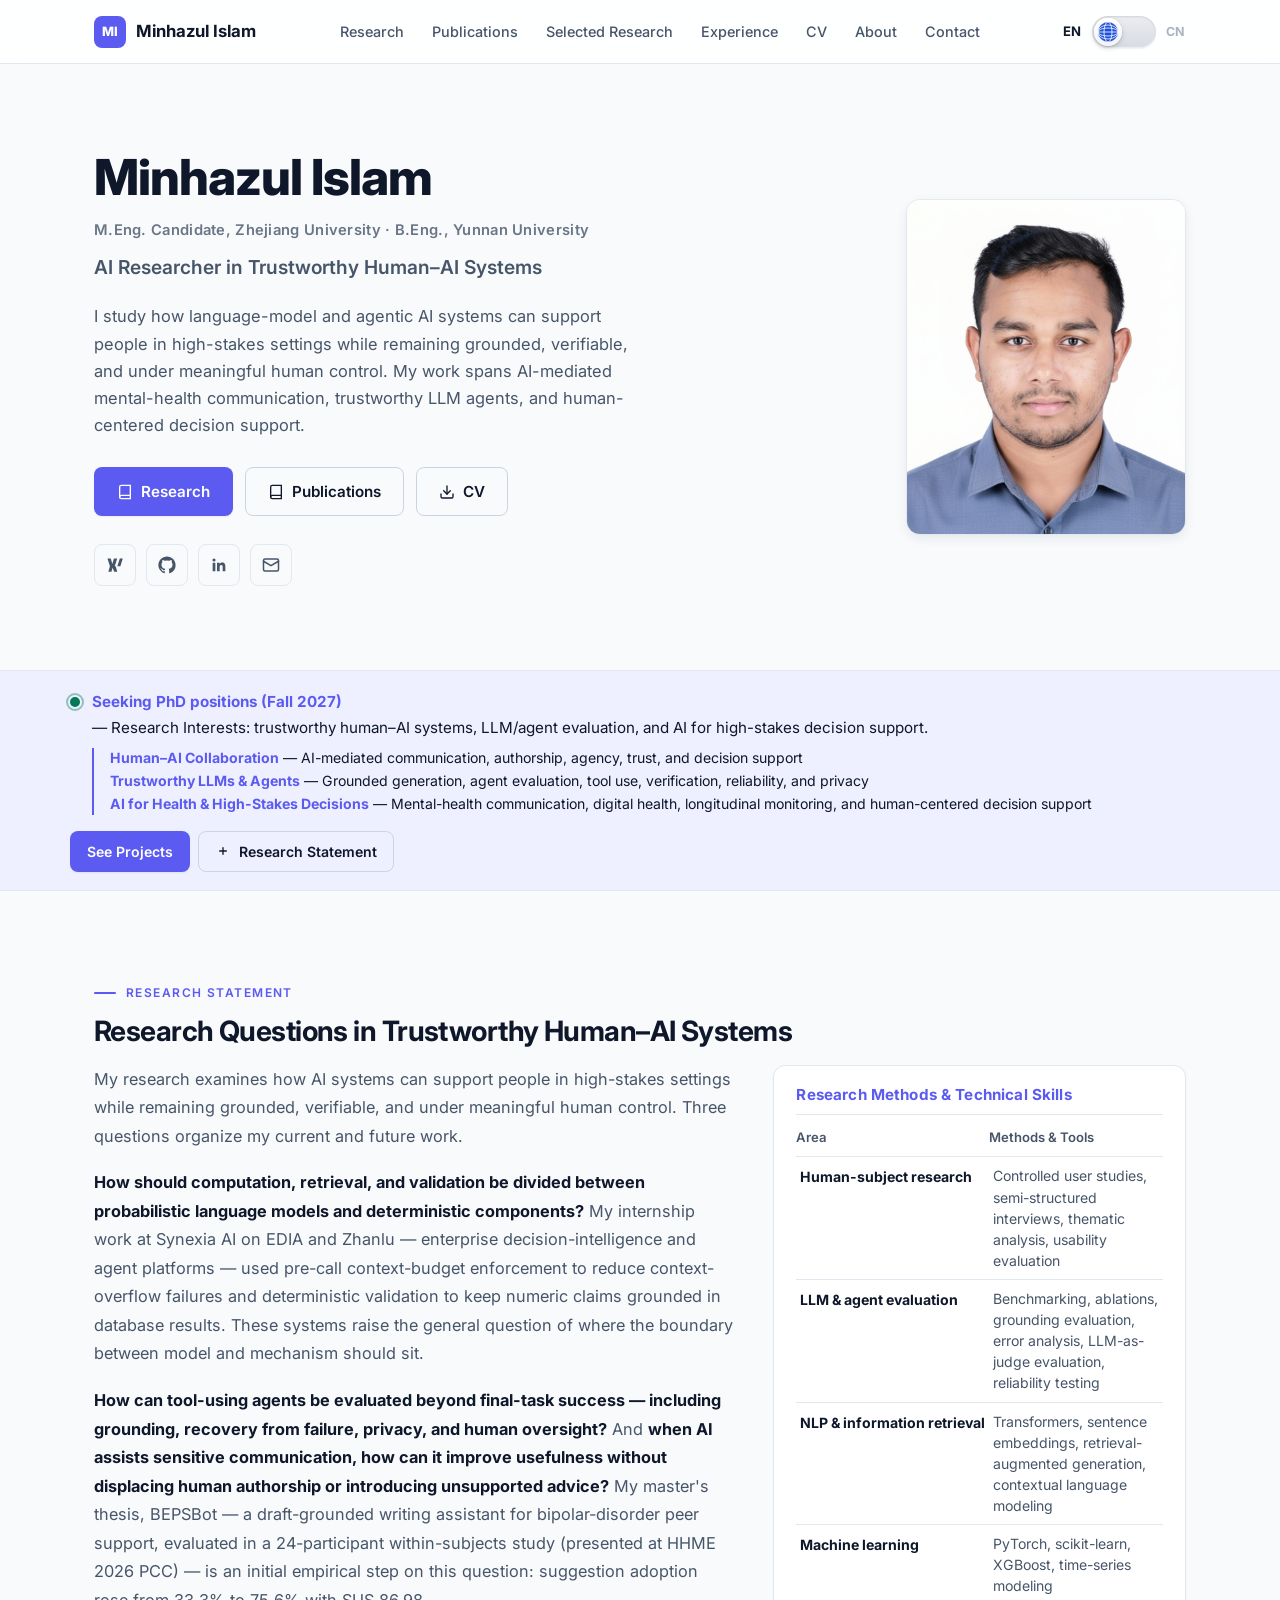
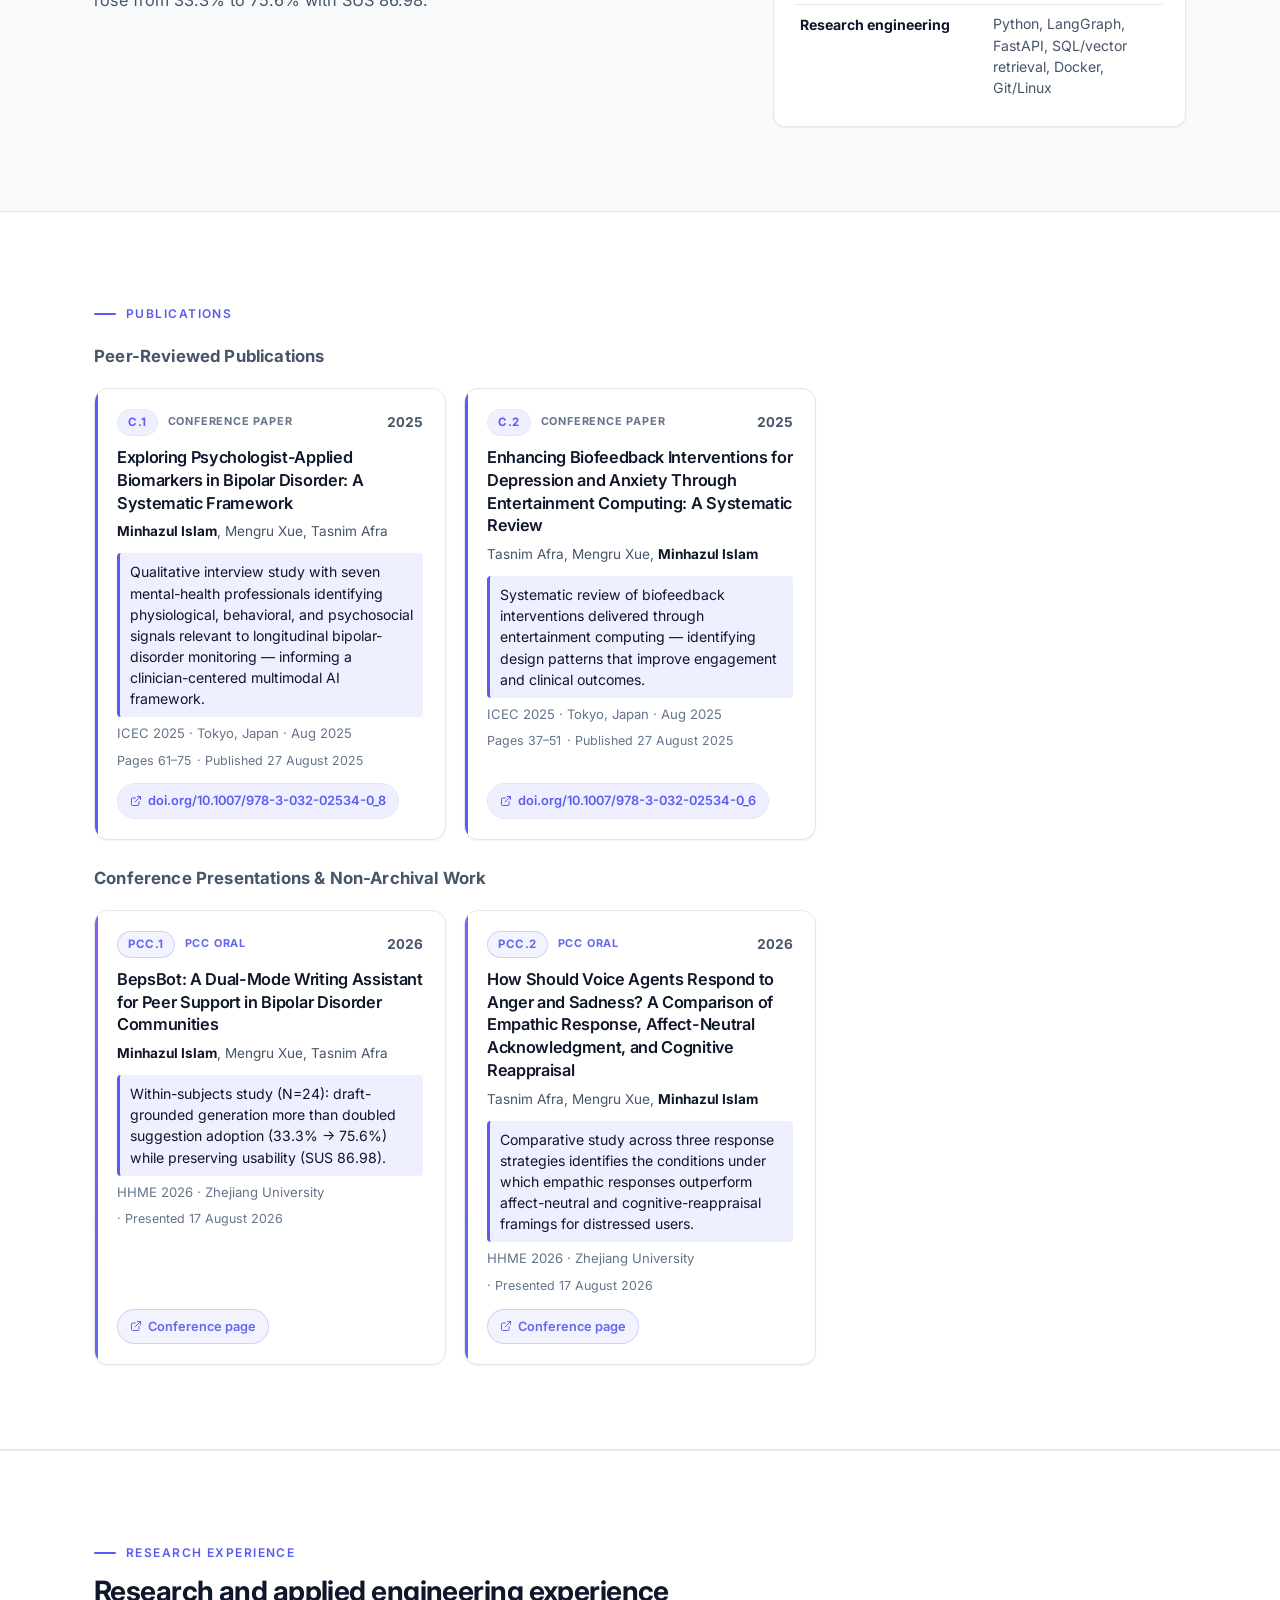
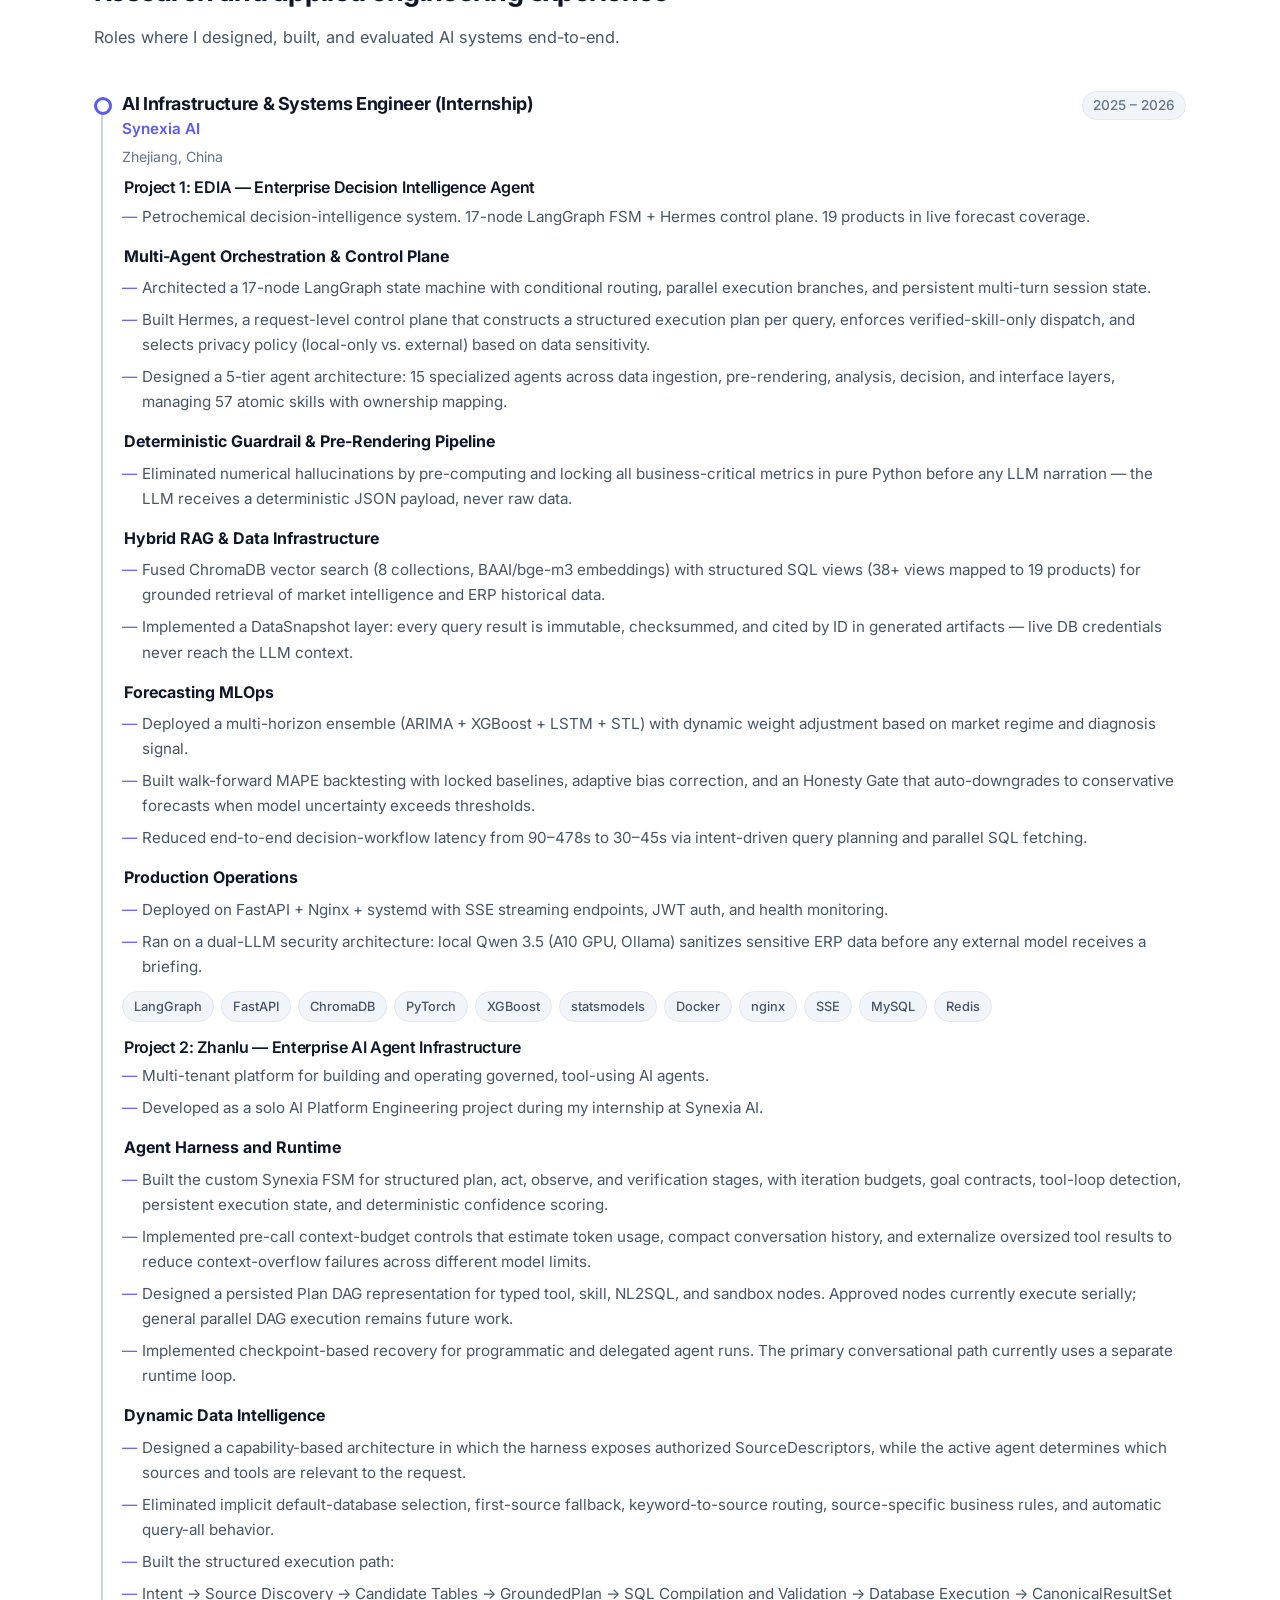
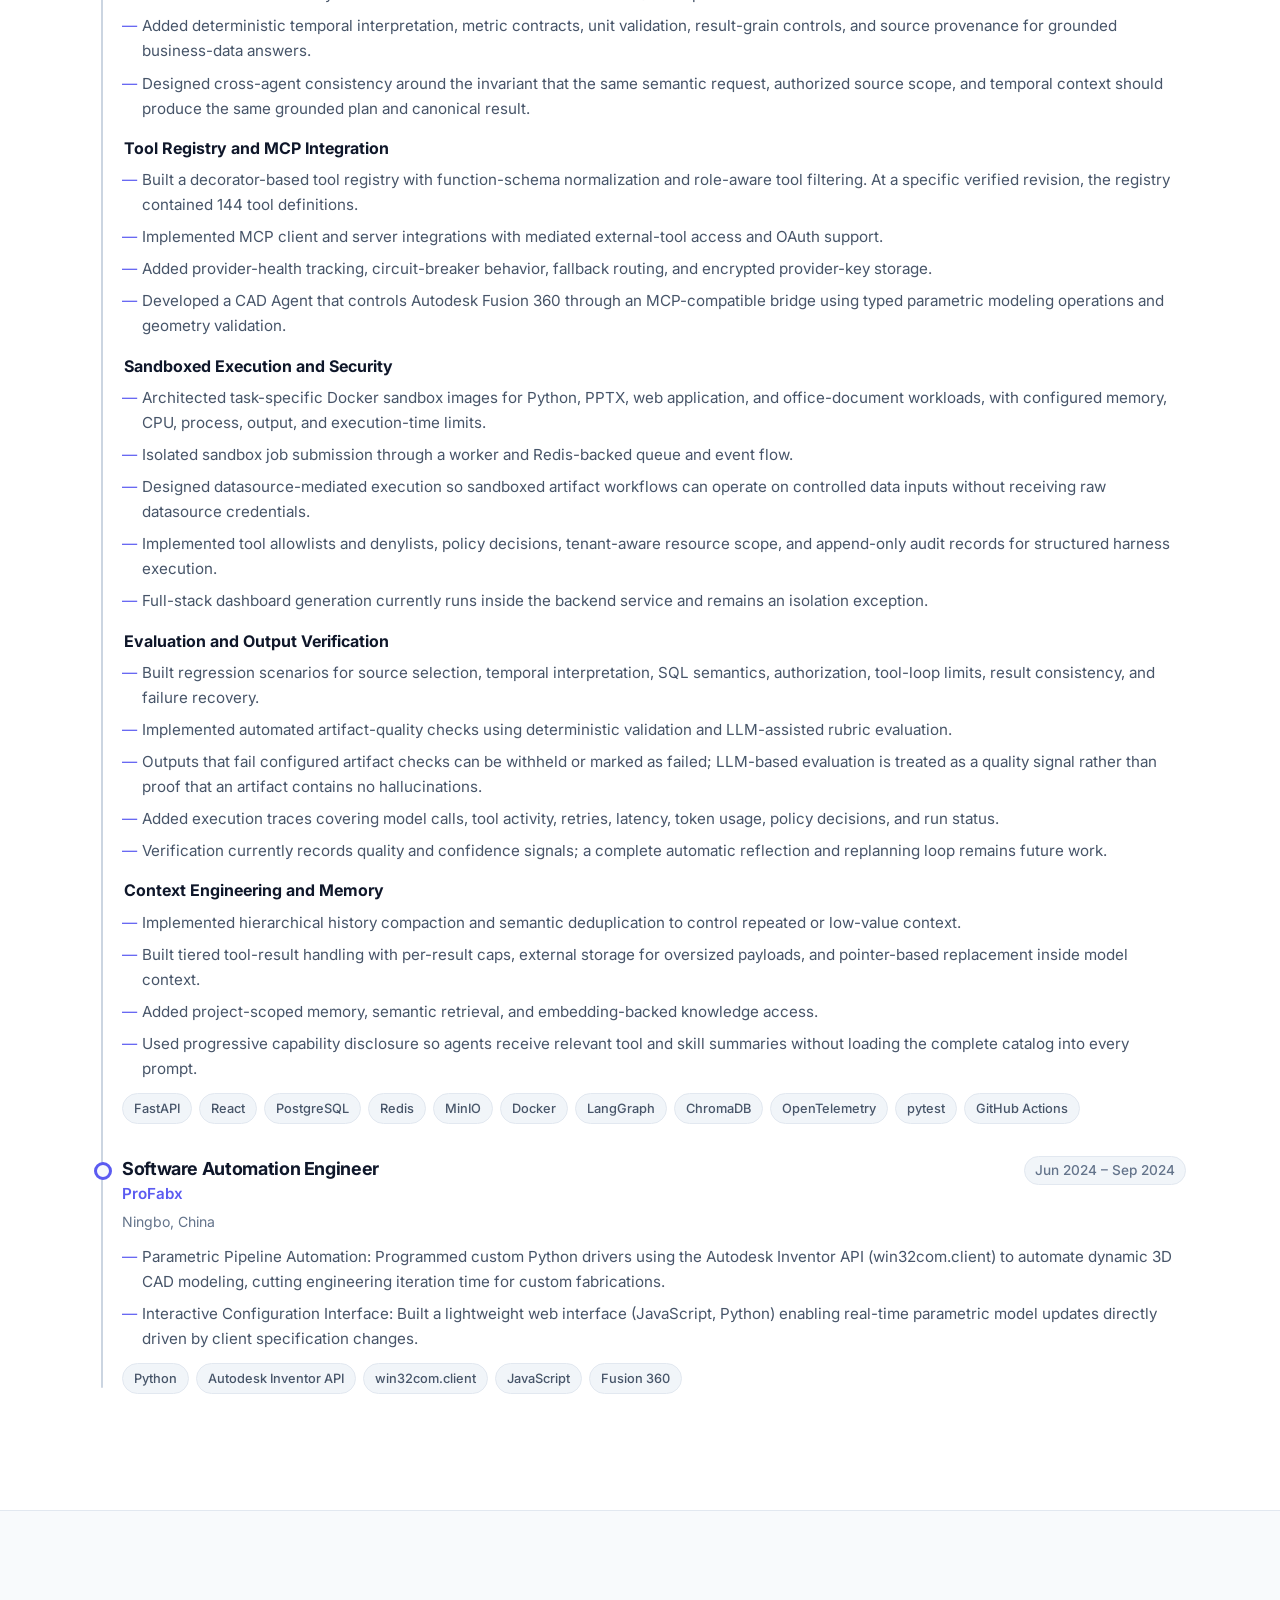
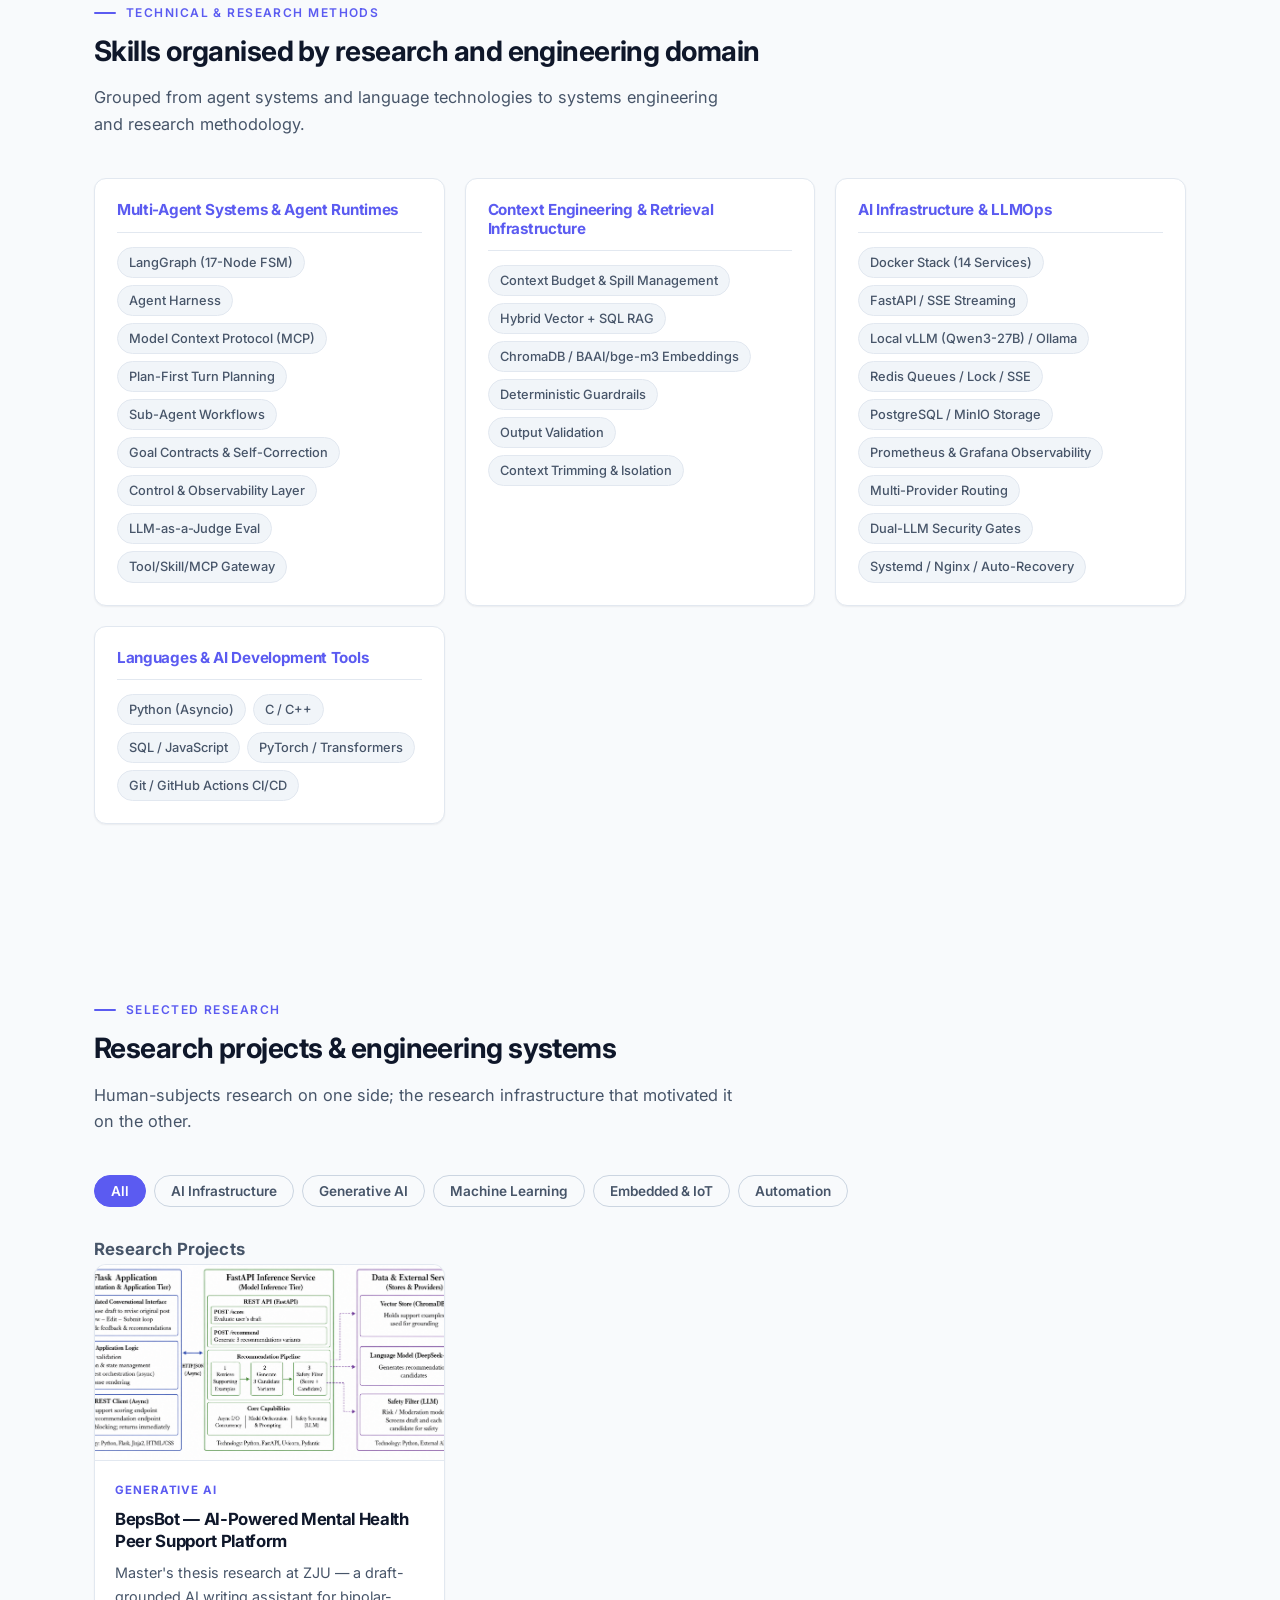
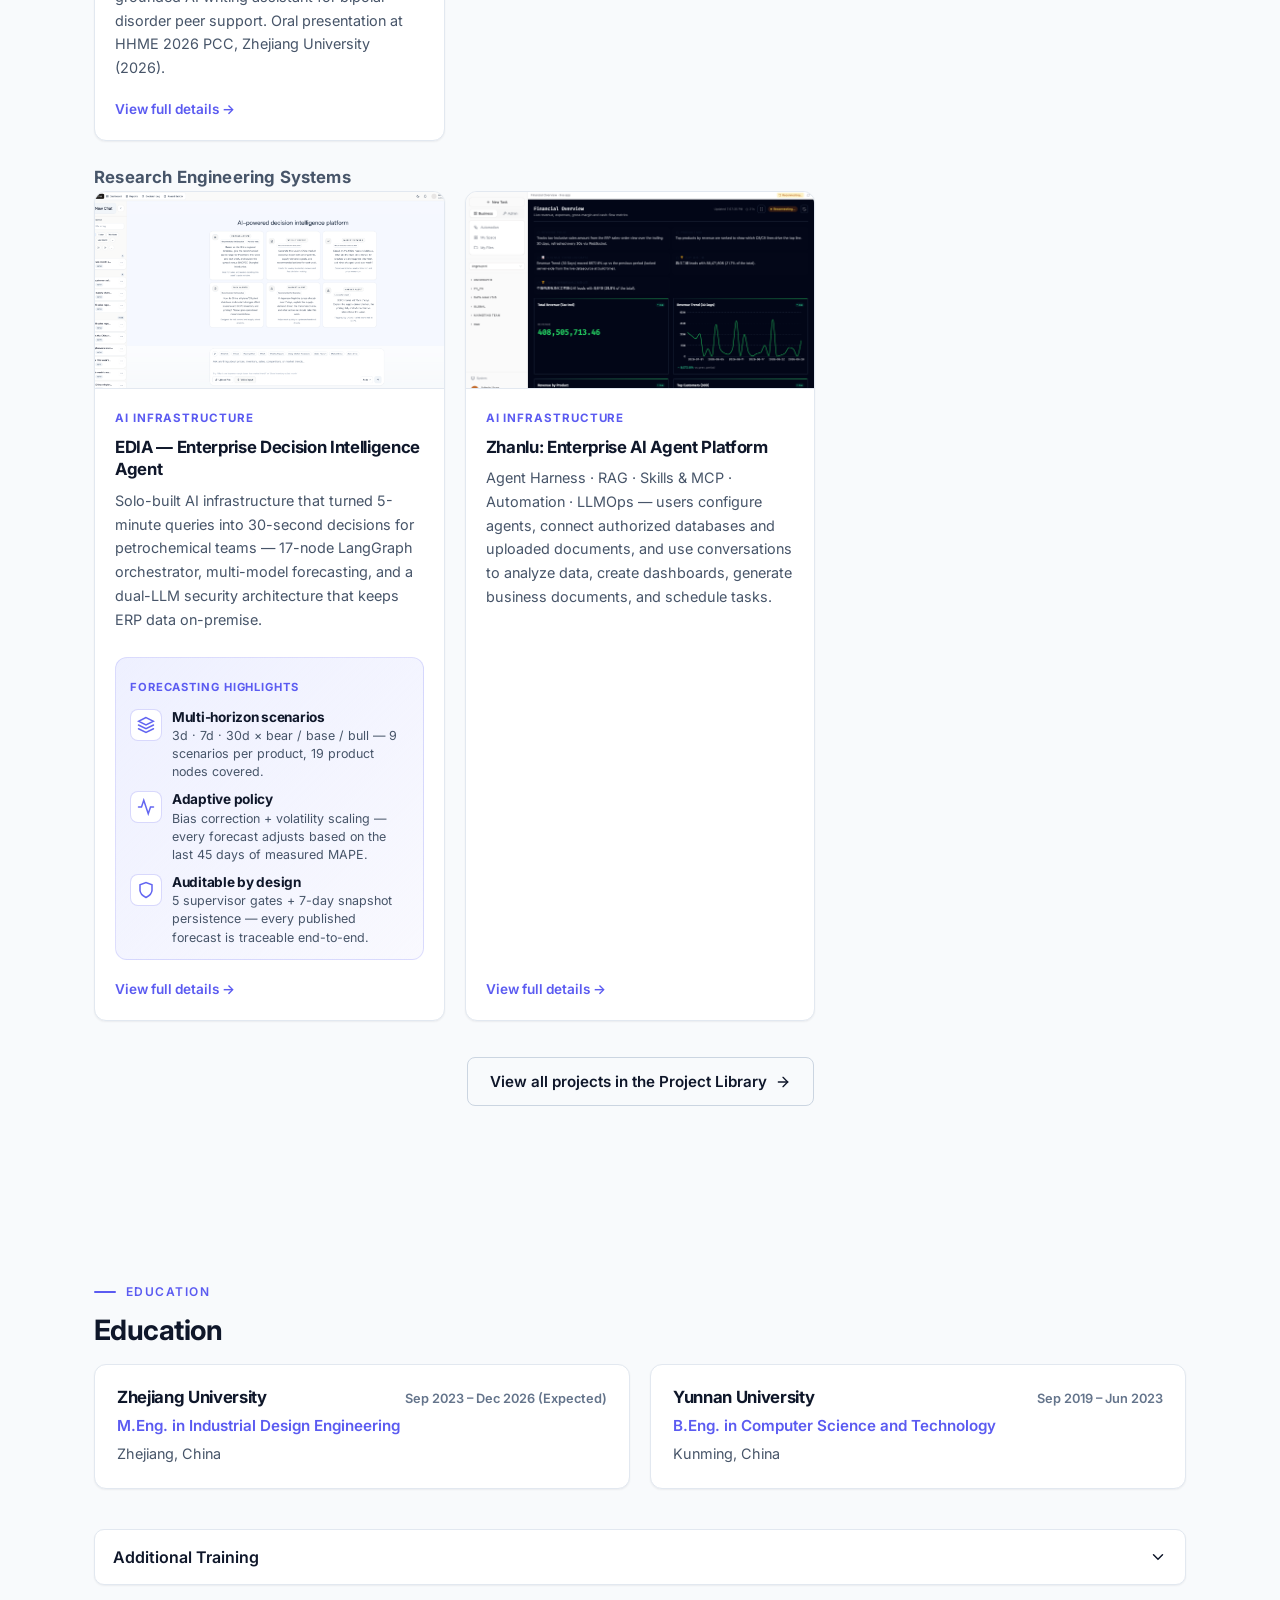
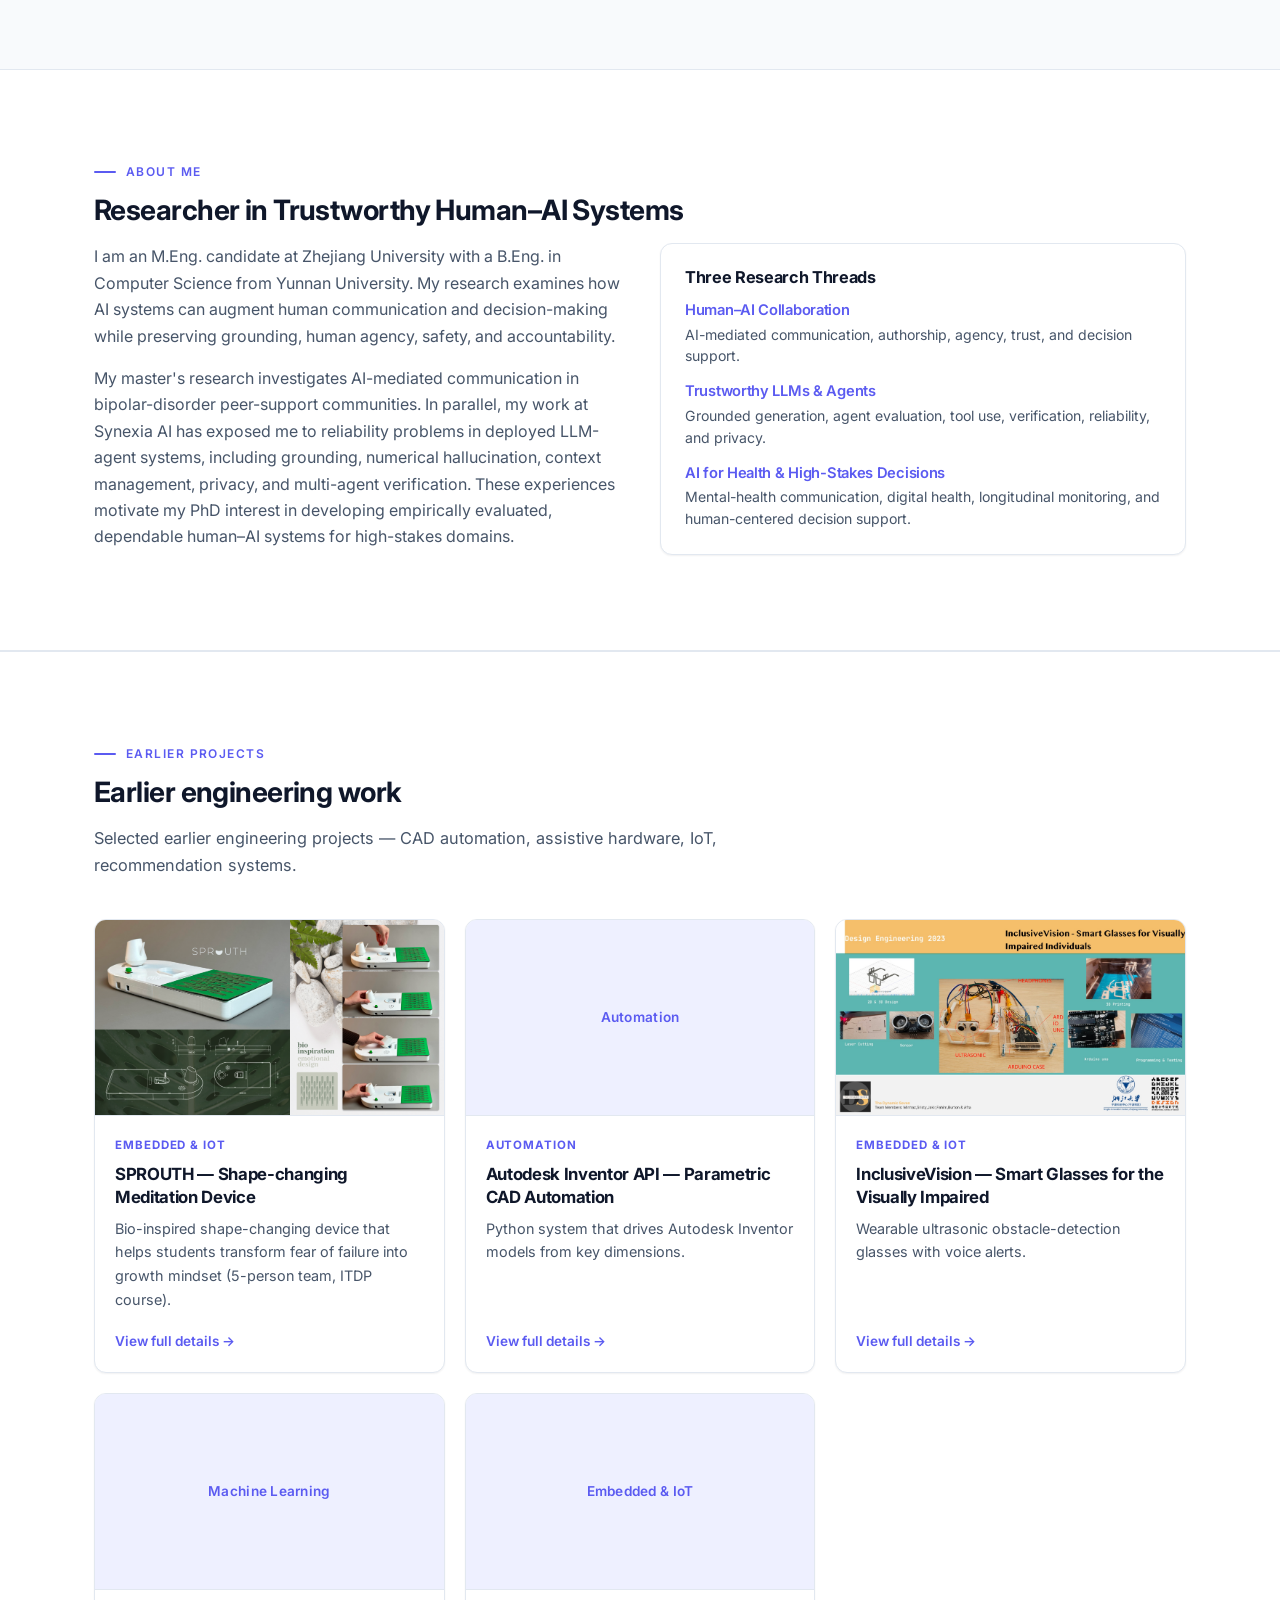
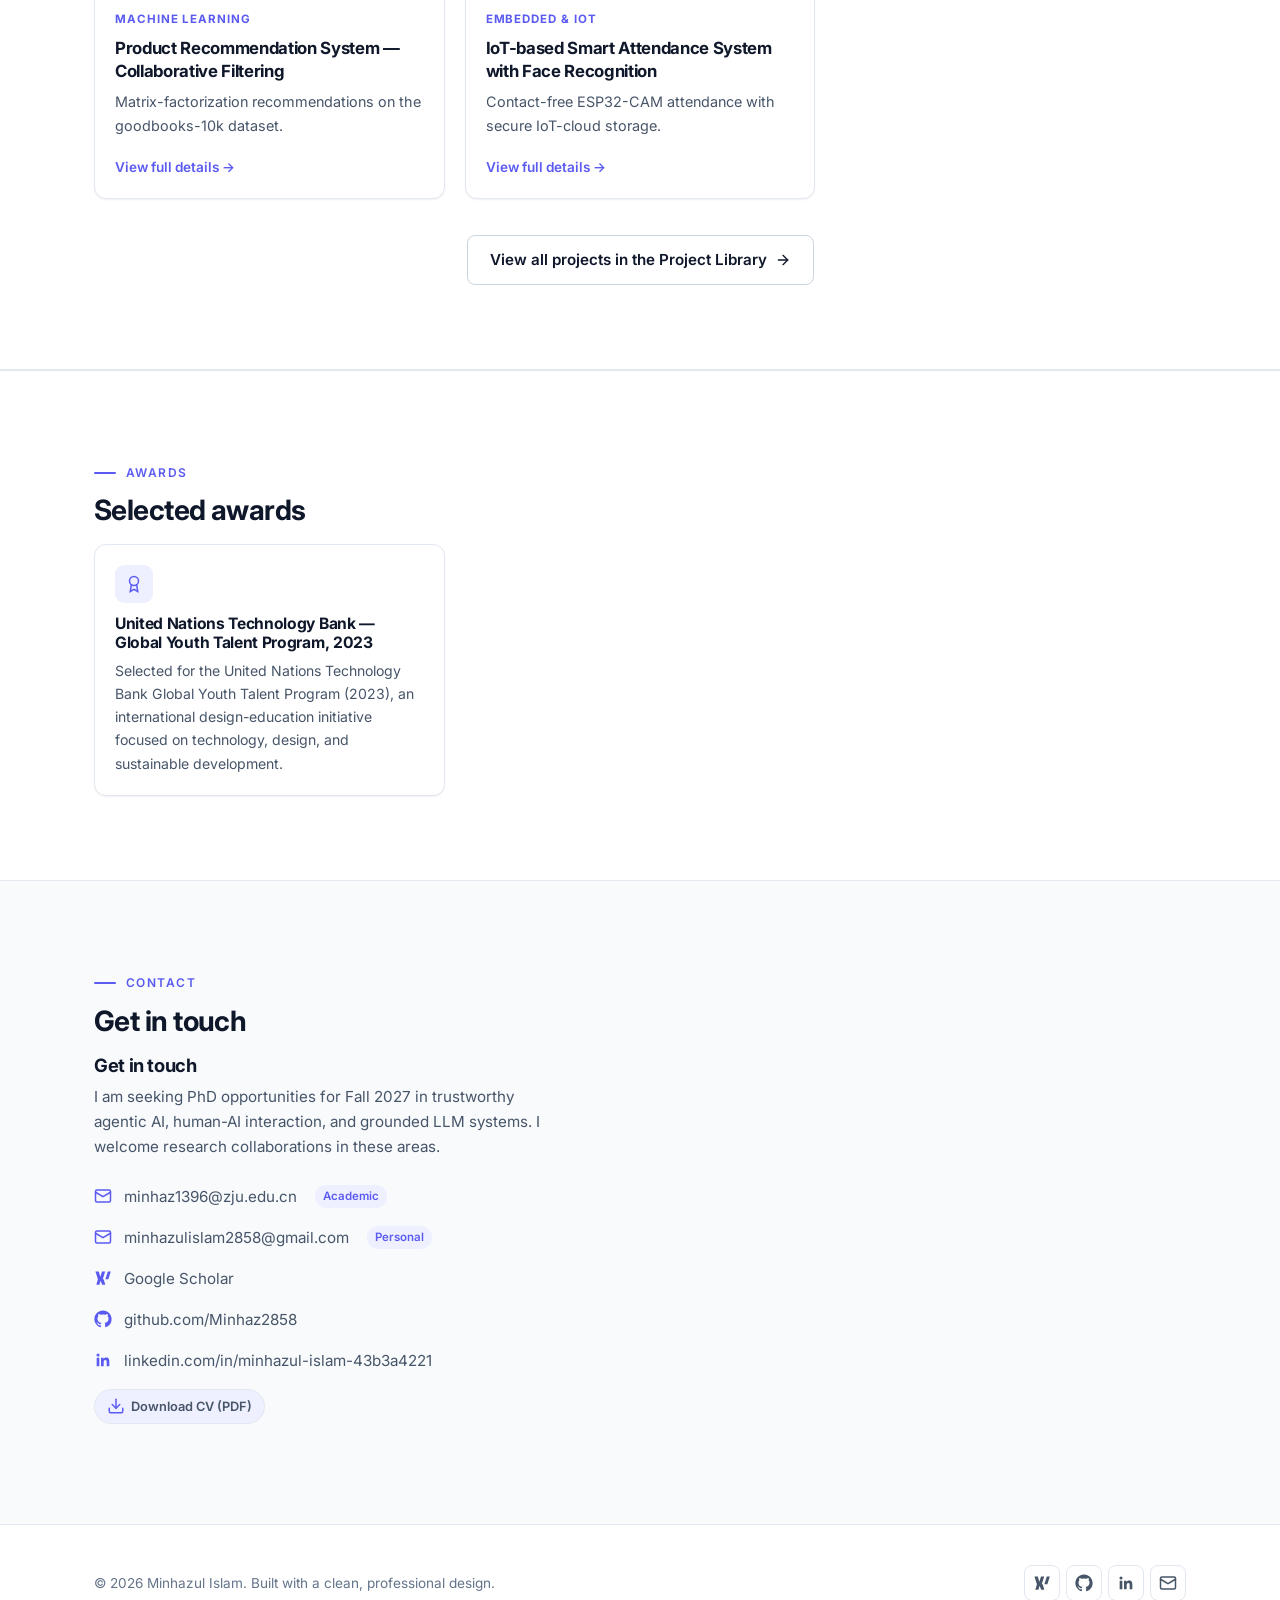
<file: index.html>
<!DOCTYPE html>
<html lang="en">
<head>
  <meta charset="UTF-8" />
  <meta name="viewport" content="width=device-width, initial-scale=1.0" />
  <title data-i18n="meta.title">Minhazul Islam | AI Researcher — Trustworthy AI, Human–AI Interaction & LLM Agents</title>
  <meta name="description" data-i18n="meta.description" content="AI Researcher (M.Eng. candidate, Zhejiang University) studying trustworthy AI, human–AI interaction, and LLM agents. Peer-reviewed publications at ICEC 2025; conference presentations at HHME 2026 PCC." />
  <link rel="icon" href="data:image/svg+xml,<svg xmlns='http://www.w3.org/2000/svg' viewBox='0 0 100 100'><rect width='100' height='100' rx='20' fill='%235b5bf1'/><text x='50' y='68' font-size='52' font-family='Arial' font-weight='bold' fill='white' text-anchor='middle'>MI</text></svg>" />
  <link rel="preconnect" href="https://fonts.googleapis.com" />
  <link rel="preconnect" href="https://fonts.gstatic.com" crossorigin />
  <link href="https://fonts.googleapis.com/css2?family=Inter:wght@400;500;600;700;800&display=swap" rel="stylesheet" />
  <link rel="stylesheet" href="css/style.css?v=1040" />
  <script>
    /* Theme init — landing page is always light, no dark mode */
    (function () {
      document.documentElement.setAttribute("data-theme", "light");
    })();
    /* Lang init — avoid flash of wrong language */
    (function () {
      var l = localStorage.getItem("lang");
      if (!l) l = (navigator.language || "").toLowerCase().indexOf("zh") === 0 ? "zh" : "en";
      document.documentElement.setAttribute("lang", l);
      document.documentElement.setAttribute("data-lang", l);
    })();
  </script>
</head>
<body>

  <!-- ======================= Navbar ======================= -->
  <nav class="navbar">
    <div class="container navbar-inner">
      <a href="#top" class="brand">
        <span class="brand-mark">MI</span>
        Minhazul Islam
      </a>
      <div class="nav-links" id="nav-links">
        <a href="#research-st" data-i18n="nav.research">Research</a>
        <a href="#publications" data-i18n="nav.publications">Publications</a>
        <a href="#projects" data-i18n="nav.projects">Selected Research</a>
        <a href="#experience" data-i18n="nav.experience">Experience</a>
        <a href="assets/Islam_Minhazul_CV.pdf" data-i18n="nav.cv">CV</a>
        <a href="#about" data-i18n="nav.about">About</a>
        <a href="#contact" data-i18n="nav.contact">Contact</a>
      </div>
      <div class="nav-actions">
        <div class="lang-switch" id="lang-switch" data-lang="en">
          <span class="lang-switch-side left">EN</span>
          <button class="lang-track" id="lang-track" type="button" data-i18n-aria="contact.langAria" aria-label="Switch language" aria-pressed="false">
            <span class="lang-knob" aria-hidden="true">
              <svg class="lang-flag lang-flag-en" viewBox="0 0 22 22" aria-hidden="true">
                <defs>
                  <clipPath id="lang-globe-clip"><circle cx="11" cy="11" r="10"/></clipPath>
                </defs>
                <circle cx="11" cy="11" r="10" fill="#1d4ed8"/>
                <g clip-path="url(#lang-globe-clip)" fill="none" stroke="rgba(255,255,255,0.9)" stroke-width="0.9">
                  <ellipse cx="11" cy="11" rx="10" ry="4"/>
                  <ellipse cx="11" cy="11" rx="10" ry="7"/>
                  <ellipse cx="11" cy="11" rx="4" ry="10"/>
                  <line x1="1" y1="11" x2="21" y2="11"/>
                </g>
                <circle cx="11" cy="11" r="10" fill="none" stroke="rgba(255,255,255,0.4)" stroke-width="0.6"/>
              </svg>
              <svg class="lang-flag lang-flag-cn" viewBox="0 0 30 20" aria-hidden="true">
                <rect width="30" height="20" rx="1.5" fill="#de2910"/>
                <g fill="#ffde00">
                  <!-- Big star (upper left) -->
                  <polygon points="5,3.5 5.95,6.2 8.7,6.2 6.45,7.85 7.25,10.45 5,8.8 2.75,10.45 3.55,7.85 1.3,6.2 4.05,6.2"/>
                  <!-- Small stars (upper right) -->
                  <polygon points="11.5,1.5 11.9,2.55 12.95,2.55 12.1,3.15 12.45,4.2 11.5,3.6 10.55,4.2 10.9,3.15 10.05,2.55 11.1,2.55"/>
                  <polygon points="13.7,3.6 14.1,4.65 15.15,4.65 14.3,5.25 14.65,6.3 13.7,5.7 12.75,6.3 13.1,5.25 12.25,4.65 13.3,4.65"/>
                  <polygon points="13.7,6.6 14.1,7.65 15.15,7.65 14.3,8.25 14.65,9.3 13.7,8.7 12.75,9.3 13.1,8.25 12.25,7.65 13.3,7.65"/>
                  <polygon points="11.5,8.7 11.9,9.75 12.95,9.75 12.1,10.35 12.45,11.4 11.5,10.8 10.55,11.4 10.9,10.35 10.05,9.75 11.1,9.75"/>
                </g>
              </svg>
            </span>
          </button>
          <span class="lang-switch-side right">CN</span>
        </div>
        <button class="icon-btn menu-toggle" id="menu-toggle" aria-label="Open menu">
          <svg id="icon-menu" viewBox="0 0 24 24" fill="none" stroke="currentColor" stroke-width="2" stroke-linecap="round"><path d="M3 6h18M3 12h18M3 18h18"/></svg>
          <svg id="icon-close" viewBox="0 0 24 24" fill="none" stroke="currentColor" stroke-width="2" stroke-linecap="round" style="display:none"><path d="M18 6L6 18M6 6l12 12"/></svg>
        </button>
      </div>
    </div>
  </nav>

  <!-- Mobile menu -->
  <div class="mobile-menu" id="mobile-menu">
    <a href="#research-st" data-i18n="mm.researchSt">Research Statement</a>
    <a href="#publications" data-i18n="mm.publications">Publications</a>
    <a href="#projects" data-i18n="mm.projects">Selected Research</a>
    <a href="#experience" data-i18n="mm.experience">Experience</a>
    <a href="assets/Islam_Minhazul_CV.pdf" data-i18n="nav.cv">CV</a>
    <a href="#about" data-i18n="mm.about">About</a>
    <a href="#education" data-i18n="mm.education">Education</a>
    <a href="#earlier-projects" data-i18n="mm.earlier">Earlier Projects</a>
    <a href="#contact" data-i18n="mm.contact">Contact</a>
    <a href="projects.html" data-i18n="mm.library">Project Library</a>
  </div>

  <main id="top">

    <!-- ======================= Hero ======================= -->
    <header class="hero">
      <div class="container">
        <div class="hero-grid">
          <div>
            <h1>Minhazul Islam</h1>
            <p class="hero-kicker" data-i18n="hero.kicker">M.Eng. Candidate, Zhejiang University · B.Eng., Yunnan University</p>
            <p class="hero-role" data-i18n="hero.role">AI Researcher in Trustworthy Human–AI Systems</p>
            <p class="hero-summary" data-i18n="hero.summary">
              I study how language-model and agentic AI systems can support people in high-stakes settings while remaining grounded, verifiable, and under meaningful human control. My work spans AI-mediated mental-health communication, trustworthy LLM agents, and human-centered decision support.
            </p>
            <div class="hero-actions">
              <a href="#research-st" class="btn btn-primary">
                <svg viewBox="0 0 24 24" fill="none" stroke="currentColor" stroke-width="2" stroke-linecap="round"><path d="M4 19.5A2.5 2.5 0 0 1 6.5 17H20"/><path d="M6.5 2H20v20H6.5A2.5 2.5 0 0 1 4 19.5v-15A2.5 2.5 0 0 1 6.5 2z"/></svg>
                <span data-i18n="hero.research">Research</span>
              </a>
              <a href="#publications" class="btn btn-secondary">
                <svg viewBox="0 0 24 24" fill="none" stroke="currentColor" stroke-width="2" stroke-linecap="round"><path d="M4 19.5A2.5 2.5 0 0 1 6.5 17H20"/><path d="M6.5 2H20v20H6.5A2.5 2.5 0 0 1 4 19.5v-15A2.5 2.5 0 0 1 6.5 2z"/></svg>
                <span data-i18n="hero.publications">Publications</span>
              </a>
              <a href="assets/Islam_Minhazul_CV.pdf" class="btn btn-secondary" download="Minhazul_Islam_CV.pdf">
                <svg viewBox="0 0 24 24" fill="none" stroke="currentColor" stroke-width="2" stroke-linecap="round"><path d="M21 15v4a2 2 0 0 1-2 2H5a2 2 0 0 1-2-2v-4"/><path d="M7 10l5 5 5-5"/><path d="M12 15V3"/></svg>
                <span data-i18n="hero.downloadCv">CV</span>
              </a>
            </div>
            <div class="hero-socials">
              <a class="icon-btn" href="https://scholar.google.com/citations?hl=en&view_op=search_authors&mauthors=Minhazul+Islam" target="_blank" rel="noopener" aria-label="Google Scholar">
                <svg viewBox="0 0 24 24" fill="currentColor"><path d="M5.242 13.769 1.955 3.206h4.393l1.863 6.301a75 75 0 0 1 .22 1.003 75 75 0 0 1 .238-1.003l1.98-6.301h4.283l-3.29 10.563zM22.396 3.206l-3.27 10.563h-3.999l3.271-10.563zM5.242 13.769 3.112 21h4.113l1.554-5.258 2.162 5.258h4.113l-2.13-7.231z"/></svg>
              </a>
              <a class="icon-btn" href="https://github.com/Minhaz2858" target="_blank" rel="noopener" aria-label="GitHub">
                <svg viewBox="0 0 24 24" fill="currentColor"><path d="M12 .5C5.65.5.5 5.65.5 12c0 5.08 3.29 9.39 7.86 10.91.58.11.79-.25.79-.55 0-.27-.01-1.17-.02-2.12-3.2.7-3.87-1.36-3.87-1.36-.52-1.33-1.28-1.68-1.28-1.68-1.04-.71.08-.7.08-.7 1.15.08 1.76 1.19 1.76 1.19 1.03 1.75 2.69 1.25 3.35.95.1-.74.4-1.25.72-1.54-2.55-.29-5.24-1.28-5.24-5.68 0-1.26.45-2.28 1.19-3.09-.12-.29-.52-1.46.11-3.05 0 0 .97-.31 3.17 1.18a11 11 0 0 1 5.77 0c2.2-1.49 3.17-1.18 3.17-1.18.63 1.59.23 2.76.11 3.05.74.81 1.19 1.83 1.19 3.09 0 4.41-2.69 5.38-5.25 5.67.41.35.77 1.04.77 2.1 0 1.52-.01 2.74-.01 3.11 0 .3.2.66.8.55A11.51 11.51 0 0 0 23.5 12C23.5 5.65 18.35.5 12 .5z"/></svg>
              </a>
              <a class="icon-btn" href="https://www.linkedin.com/in/minhazul-islam-43b3a4221/" target="_blank" rel="noopener" aria-label="LinkedIn">
                <svg viewBox="0 0 24 24" fill="currentColor"><path d="M20.45 20.45h-3.55v-5.57c0-1.33-.03-3.04-1.85-3.04-1.86 0-2.14 1.45-2.14 2.94v5.67H9.35V9h3.41v1.56h.05c.48-.9 1.64-1.85 3.37-1.85 3.6 0 4.27 2.37 4.27 5.46v6.28zM5.34 7.43a2.06 2.06 0 1 1 0-4.12 2.06 2.06 0 0 1 0 4.12zM7.12 20.45H3.55V9h3.57v11.45z"/></svg>
              </a>
              <a class="icon-btn" href="mailto:minhaz1396@zju.edu.cn" aria-label="Email">
                <svg viewBox="0 0 24 24" fill="none" stroke="currentColor" stroke-width="2" stroke-linecap="round"><rect x="2" y="4" width="20" height="16" rx="2"/><path d="m22 7-10 6L2 7"/></svg>
              </a>
            </div>
          </div>
          <div class="hero-photo">
            <div class="photo-frame">
              <img src="assets/profile.jpg" alt="Minhazul Islam" />
            </div>
          </div>
        </div>
      </div>
    </header>

    <!-- ======================= Availability ======================= -->
    <div class="availability">
      <div class="container availability-inner">
        <p class="availability-text">
          <span class="av-pulse" aria-hidden="true"></span>
          <span class="avail-content">
            <strong data-i18n="avail.textStrong">Seeking PhD positions (Fall 2027)</strong>
            <span data-i18n="avail.textRest">— Research Interests: Human-centered agentic AI, interactive systems for high-stakes decisions, and trustworthy language technologies.</span>
            <span class="avail-areas" data-i18n="avail.areas" data-i18n-html>
              <span class="avail-area"><strong>Human–AI Collaboration</strong> — AI-mediated communication, authorship, agency, trust, and decision support</span>
              <span class="avail-area"><strong>Trustworthy LLMs &amp; Agents</strong> — Grounded generation, agent evaluation, tool use, verification, reliability, and privacy</span>
              <span class="avail-area"><strong>AI for Health &amp; High-Stakes Decisions</strong> — Mental-health communication, digital health, longitudinal monitoring, and human-centered decision support</span>
            </span>
          </span>
        </p>
        <div class="availability-actions">
          <a href="#projects" class="btn btn-primary" data-i18n="avail.seeProjects">See Projects</a>
          <a href="#research-st" class="btn btn-secondary">
            <svg viewBox="0 0 24 24" fill="none" stroke="currentColor" stroke-width="2" stroke-linecap="round"><path d="M12 7v10"/><path d="M7 12h10"/></svg>
            <span data-i18n="avail.researchSt">Research Statement</span>
          </a>
        </div>
      </div>
    </div>

    <!-- ======================= Research Statement ======================= -->
    <section class="section section-academic" id="research-st">
      <div class="container">
        <span class="eyebrow" data-i18n="rs.eyebrow">Research Statement</span>
        <h2 class="section-title" data-i18n="rs.title">Trustworthy AI Systems for High-Stakes Decisions</h2>

        <div class="rs-grid">
          <div class="rs-main">
            <p data-i18n="rs.p1" data-i18n-html>
              I build AI systems where a wrong output carries real cost — petrochemical supply chains,
              mental-health peer support, enterprise decision workflows. My work sits at the intersection
              of multi-agent orchestration, deterministic governance, and human-AI co-decision: designing
              architectures that make probabilistic models auditable and safe enough to deploy in production.
            </p>
            <p data-i18n="rs.p2" data-i18n-html>
              At Synexia AI, I solo-built EDIA and Zhanlu, two production multi-agent systems that taught
              me where theory meets friction. EDIA's pre-rendering pipeline locks business-critical numbers
              in pure Python before any LLM sees them — the model narrates, but never computes. Zhanlu's
              SafeContextGate makes context-window crashes structurally impossible by enforcing headroom
              before every call. These were engineering necessities that became research questions:
              <em>When should we extract computation from generative models? How do we validate agent plans
              without exploding latency? What does "trust" mean when the human is a domain expert, not a
              casual user?</em>
            </p>
            <p data-i18n="rs.p3" data-i18n-html>
              My master's thesis, BEPSBot, approached the same problem from the HCI side: a draft-grounded
              writing assistant for bipolar-disorder peer-support communities, evaluated in a within-subjects
              study (N=24, HHME 2026). The challenge was identical — generative suggestions are helpful
              until they fabricate advice that carries clinical risk.
            </p>
          </div>

          <aside class="rs-side">
            <div class="rs-card">
              <h3 data-i18n="rs.toolkitTitle">Methodological & Technical Toolkit</h3>
              <table class="rs-toolkit-table" id="rs-toolkit-table"></table>
            </div>
          </aside>
        </div>
      </div>
    </section>

    <!-- ======================= Publications ======================= -->
    <section class="section section-alt" id="publications">
      <div class="container">
        <span class="eyebrow" data-i18n="pub.eyebrow">Publications</span>
        <div id="publications-list"></div>
      </div>
    </section>

    <!-- ======================= Experience ======================= -->
    <section class="section section-alt" id="experience">
      <div class="container">
        <span class="eyebrow" data-i18n="exp.eyebrow">Research & Engineering Experience</span>
        <h2 class="section-title" data-i18n="exp.title">Research and applied engineering experience</h2>
        <p class="section-sub" data-i18n="exp.sub">Roles where I designed, built, and evaluated AI systems end-to-end.</p>
        <div class="timeline" id="experience-list"></div>
      </div>
    </section>

    <!-- ======================= Skills ======================= -->
    <section class="section" id="skills">
      <div class="container">
        <span class="eyebrow" data-i18n="skills.eyebrow">Technical Skills</span>
        <h2 class="section-title" data-i18n="skills.title">Skills & technologies I work with</h2>
        <p class="section-sub" data-i18n="skills.sub">Organized by the areas I build in every day — from model training to production LLM infrastructure.</p>
        <div class="skills-grid" id="skills-grid"></div>
      </div>
    </section>

    <!-- ======================= Selected Research ======================= -->
    <section class="section" id="projects">
      <div class="container">
        <span class="eyebrow" data-i18n="proj.eyebrow">Selected Research</span>
        <h2 class="section-title" data-i18n="proj.title">Research projects & engineering systems</h2>
        <p class="section-sub" data-i18n="proj.sub">Human-subjects research on one side; the research infrastructure that motivated it on the other.</p>
        <div class="filter-bar" id="filter-bar"></div>
        <h3 class="grid-subhead" data-i18n="proj.researchTitle">Research Projects</h3>
        <div class="projects-grid" id="research-projects-grid"></div>
        <h3 class="grid-subhead" data-i18n="proj.systemsTitle">Research Engineering Systems</h3>
        <div class="projects-grid" id="systems-projects-grid"></div>
        <div class="view-all-row">
          <a href="projects.html" class="btn btn-secondary">
            <span data-i18n="proj.viewAll">View all projects in the Project Library</span>
            <svg viewBox="0 0 24 24" fill="none" stroke="currentColor" stroke-width="2" stroke-linecap="round"><path d="M5 12h14"/><path d="m12 5 7 7-7 7"/></svg>
          </a>
        </div>
      </div>
    </section>

    <!-- ======================= Education ======================= -->
    <section class="section" id="education">
      <div class="container">
        <span class="eyebrow" data-i18n="edu.eyebrow">Education</span>
        <h2 class="section-title" data-i18n="edu.title">Education</h2>
        <div class="edu-grid" id="edu-list"></div>
        <details class="certs-collapse">
          <summary>
            <span data-i18n="edu.certsTitle">Additional Training</span>
            <svg viewBox="0 0 24 24" fill="none" stroke="currentColor" stroke-width="2" stroke-linecap="round" aria-hidden="true"><path d="m6 9 6 6 6-6"/></svg>
          </summary>
          <div class="cert-list" id="cert-list"></div>
        </details>
      </div>
    </section>

    <!-- ======================= About ======================= -->
    <section class="section section-alt" id="about">
      <div class="container">
        <span class="eyebrow" data-i18n="about.eyebrow">About Me</span>
        <h2 class="section-title" data-i18n="about.title">Researcher in Trustworthy Human–AI Systems</h2>
        <div class="about-grid">
          <div>
            <p data-i18n="about.p1" data-i18n-html>
              I am an M.Eng. candidate at Zhejiang University with a B.Eng. in Computer Science from Yunnan University. My research examines how AI systems can augment human communication and decision-making while preserving grounding, human agency, safety, and accountability.
            </p>
            <p data-i18n="about.p2" data-i18n-html>
              My master's research investigates AI-mediated communication in bipolar-disorder peer-support communities. In parallel, my work at Synexia AI has exposed me to reliability problems in deployed LLM-agent systems, including grounding, numerical hallucination, context management, privacy, and multi-agent verification. These experiences motivate my PhD interest in developing empirically evaluated, dependable human–AI systems for high-stakes domains.
            </p>
          </div>
          <div>
            <div class="about-card">
              <h3 data-i18n="about.pillarsTitle">Three Research Threads</h3>
              <div id="pillars-list"></div>
            </div>
          </div>
        </div>
      </div>
    </section>

    <!-- ======================= Earlier Projects ======================= -->
    <section class="section section-alt" id="earlier-projects">
      <div class="container">
        <span class="eyebrow" data-i18n="earlier.eyebrow">Earlier Projects</span>
        <h2 class="section-title" data-i18n="earlier.title">Earlier engineering work</h2>
        <p class="section-sub" data-i18n="earlier.sub">Selected earlier engineering projects.</p>
        <div class="projects-grid" id="earlier-projects-grid"></div>
        <div class="view-all-row">
          <a href="projects.html" class="btn btn-secondary">
            <span data-i18n="proj.viewAll">View all projects in the Project Library</span>
            <svg viewBox="0 0 24 24" fill="none" stroke="currentColor" stroke-width="2" stroke-linecap="round"><path d="M5 12h14"/><path d="m12 5 7 7-7 7"/></svg>
          </a>
        </div>
      </div>
    </section>

    <!-- ======================= Achievements ======================= -->
    <section class="section section-alt" id="achievements">
      <div class="container">
        <span class="eyebrow" data-i18n="ach.eyebrow">Achievements</span>
        <h2 class="section-title" data-i18n="ach.title">Awards & accomplishments</h2>
        <div class="achv-grid" id="achv-grid"></div>
      </div>
    </section>

    <!-- ======================= Contact ======================= -->
    <section class="section" id="contact">
      <div class="container">
        <span class="eyebrow" data-i18n="contact.eyebrow">Contact</span>
        <h2 class="section-title" data-i18n="contact.title">Prospective PhD & Research Collaboration</h2>
        <div class="contact-grid">
          <div class="contact-info">
            <h3 data-i18n="contact.getInTouch">Get in touch</h3>
            <p data-i18n="contact.text">I am applying to PhD programs for Fall 2027 and am particularly interested in trustworthy AI, Human–AI Interaction, LLM/agent evaluation, and AI for high-stakes decision support. I welcome conversations about doctoral research and research collaborations in these areas.</p>
            <ul class="contact-list">
              <li>
                <svg viewBox="0 0 24 24" fill="none" stroke="currentColor" stroke-width="2" stroke-linecap="round"><rect x="2" y="4" width="20" height="16" rx="2"/><path d="m22 7-10 6L2 7"/></svg>
                <a href="mailto:minhaz1396@zju.edu.cn">minhaz1396@zju.edu.cn</a>
                <span class="contact-tag">Academic</span>
              </li>
              <li>
                <svg viewBox="0 0 24 24" fill="none" stroke="currentColor" stroke-width="2" stroke-linecap="round"><rect x="2" y="4" width="20" height="16" rx="2"/><path d="m22 7-10 6L2 7"/></svg>
                <a href="mailto:minhazulislam2858@gmail.com">minhazulislam2858@gmail.com</a>
                <span class="contact-tag">Personal</span>
              </li>
              <li>
                <svg viewBox="0 0 24 24" fill="currentColor"><path d="M5.242 13.769 1.955 3.206h4.393l1.863 6.301a75 75 0 0 1 .22 1.003 75 75 0 0 1 .238-1.003l1.98-6.301h4.283l-3.29 10.563zM22.396 3.206l-3.27 10.563h-3.999l3.271-10.563zM5.242 13.769 3.112 21h4.113l1.554-5.258 2.162 5.258h4.113l-2.13-7.231z"/></svg>
                <a href="https://scholar.google.com/citations?hl=en&view_op=search_authors&mauthors=Minhazul+Islam" target="_blank" rel="noopener">Google Scholar</a>
              </li>
              <li>
                <svg viewBox="0 0 24 24" fill="currentColor"><path d="M12 .5C5.65.5.5 5.65.5 12c0 5.08 3.29 9.39 7.86 10.91.58.11.79-.25.79-.55 0-.27-.01-1.17-.02-2.12-3.2.7-3.87-1.36-3.87-1.36-.52-1.33-1.28-1.68-1.28-1.68-1.04-.71.08-.7.08-.7 1.15.08 1.76 1.19 1.76 1.19 1.03 1.75 2.69 1.25 3.35.95.1-.74.4-1.25.72-1.54-2.55-.29-5.24-1.28-5.24-5.68 0-1.26.45-2.28 1.19-3.09-.12-.29-.52-1.46.11-3.05 0 0 .97-.31 3.17 1.18a11 11 0 0 1 5.77 0c2.2-1.49 3.17-1.18 3.17-1.18.63 1.59.23 2.76.11 3.05.74.81 1.19 1.83 1.19 3.09 0 4.41-2.69 5.38-5.25 5.67.41.35.77 1.04.77 2.1 0 1.52-.01 2.74-.01 3.11 0 .3.2.66.8.55A11.51 11.51 0 0 0 23.5 12C23.5 5.65 18.35.5 12 .5z"/></svg>
                <a href="https://github.com/Minhaz2858" target="_blank" rel="noopener">github.com/Minhaz2858</a>
              </li>
              <li>
                <svg viewBox="0 0 24 24" fill="currentColor"><path d="M20.45 20.45h-3.55v-5.57c0-1.33-.03-3.04-1.85-3.04-1.86 0-2.14 1.45-2.14 2.94v5.67H9.35V9h3.41v1.56h.05c.48-.9 1.64-1.85 3.37-1.85 3.6 0 4.27 2.37 4.27 5.46v6.28zM5.34 7.43a2.06 2.06 0 1 1 0-4.12 2.06 2.06 0 0 1 0 4.12zM7.12 20.45H3.55V9h3.57v11.45z"/></svg>
                <a href="https://www.linkedin.com/in/minhazul-islam-43b3a4221/" target="_blank" rel="noopener">linkedin.com/in/minhazul-islam-43b3a4221</a>
              </li>
              <li>
                <a class="paper-btn" href="assets/Islam_Minhazul_CV.pdf" download="Minhazul_Islam_CV.pdf">
                  <svg viewBox="0 0 24 24" fill="none" stroke="currentColor" stroke-width="2" stroke-linecap="round"><path d="M21 15v4a2 2 0 0 1-2 2H5a2 2 0 0 1-2-2v-4"/><path d="M7 10l5 5 5-5"/><path d="M12 15V3"/></svg>
                  <span data-i18n="contact.downloadCv">Download CV (PDF)</span>
                </a>
              </li>
            </ul>
          </div>
        </div>
      </div>
    </section>
  </main>

  <!-- ======================= Footer ======================= -->
  <footer class="footer">
    <div class="container footer-inner">
      <p>&copy; <span id="year"></span> Minhazul Islam. <span data-i18n="footer.tagline">Built with a clean, professional design.</span></p>
      <div class="footer-links">
        <a class="icon-btn" href="https://scholar.google.com/citations?hl=en&view_op=search_authors&mauthors=Minhazul+Islam" target="_blank" rel="noopener" aria-label="Google Scholar">
          <svg viewBox="0 0 24 24" fill="currentColor"><path d="M5.242 13.769 1.955 3.206h4.393l1.863 6.301a75 75 0 0 1 .22 1.003 75 75 0 0 1 .238-1.003l1.98-6.301h4.283l-3.29 10.563zM22.396 3.206l-3.27 10.563h-3.999l3.271-10.563zM5.242 13.769 3.112 21h4.113l1.554-5.258 2.162 5.258h4.113l-2.13-7.231z"/></svg>
        </a>
        <a class="icon-btn" href="https://github.com/Minhaz2858" target="_blank" rel="noopener" aria-label="GitHub">
          <svg viewBox="0 0 24 24" fill="currentColor"><path d="M12 .5C5.65.5.5 5.65.5 12c0 5.08 3.29 9.39 7.86 10.91.58.11.79-.25.79-.55 0-.27-.01-1.17-.02-2.12-3.2.7-3.87-1.36-3.87-1.36-.52-1.33-1.28-1.68-1.28-1.68-1.04-.71.08-.7.08-.7 1.15.08 1.76 1.19 1.76 1.19 1.03 1.75 2.69 1.25 3.35.95.1-.74.4-1.25.72-1.54-2.55-.29-5.24-1.28-5.24-5.68 0-1.26.45-2.28 1.19-3.09-.12-.29-.52-1.46.11-3.05 0 0 .97-.31 3.17 1.18a11 11 0 0 1 5.77 0c2.2-1.49 3.17-1.18 3.17-1.18.63 1.59.23 2.76.11 3.05.74.81 1.19 1.83 1.19 3.09 0 4.41-2.69 5.38-5.25 5.67.41.35.77 1.04.77 2.1 0 1.52-.01 2.74-.01 3.11 0 .3.2.66.8.55A11.51 11.51 0 0 0 23.5 12C23.5 5.65 18.35.5 12 .5z"/></svg>
        </a>
        <a class="icon-btn" href="https://www.linkedin.com/in/minhazul-islam-43b3a4221/" target="_blank" rel="noopener" aria-label="LinkedIn">
          <svg viewBox="0 0 24 24" fill="currentColor"><path d="M20.45 20.45h-3.55v-5.57c0-1.33-.03-3.04-1.85-3.04-1.86 0-2.14 1.45-2.14 2.94v5.67H9.35V9h3.41v1.56h.05c.48-.9 1.64-1.85 3.37-1.85 3.6 0 4.27 2.37 4.27 5.46v6.28zM5.34 7.43a2.06 2.06 0 1 1 0-4.12 2.06 2.06 0 0 1 0 4.12zM7.12 20.45H3.55V9h3.57v11.45z"/></svg>
        </a>
        <a class="icon-btn" href="mailto:minhaz1396@zju.edu.cn" aria-label="Email">
          <svg viewBox="0 0 24 24" fill="none" stroke="currentColor" stroke-width="2" stroke-linecap="round"><rect x="2" y="4" width="20" height="16" rx="2"/><path d="m22 7-10 6L2 7"/></svg>
        </a>
      </div>
    </div>
  </footer>

  <script src="js/i18n.js?v=1040"></script>
  <script src="js/data.js?v=1040"></script>
  <script src="js/data.zh.js?v=1040"></script>
  <script src="js/main.js?v=1040"></script>
</body>
</html>
</file>
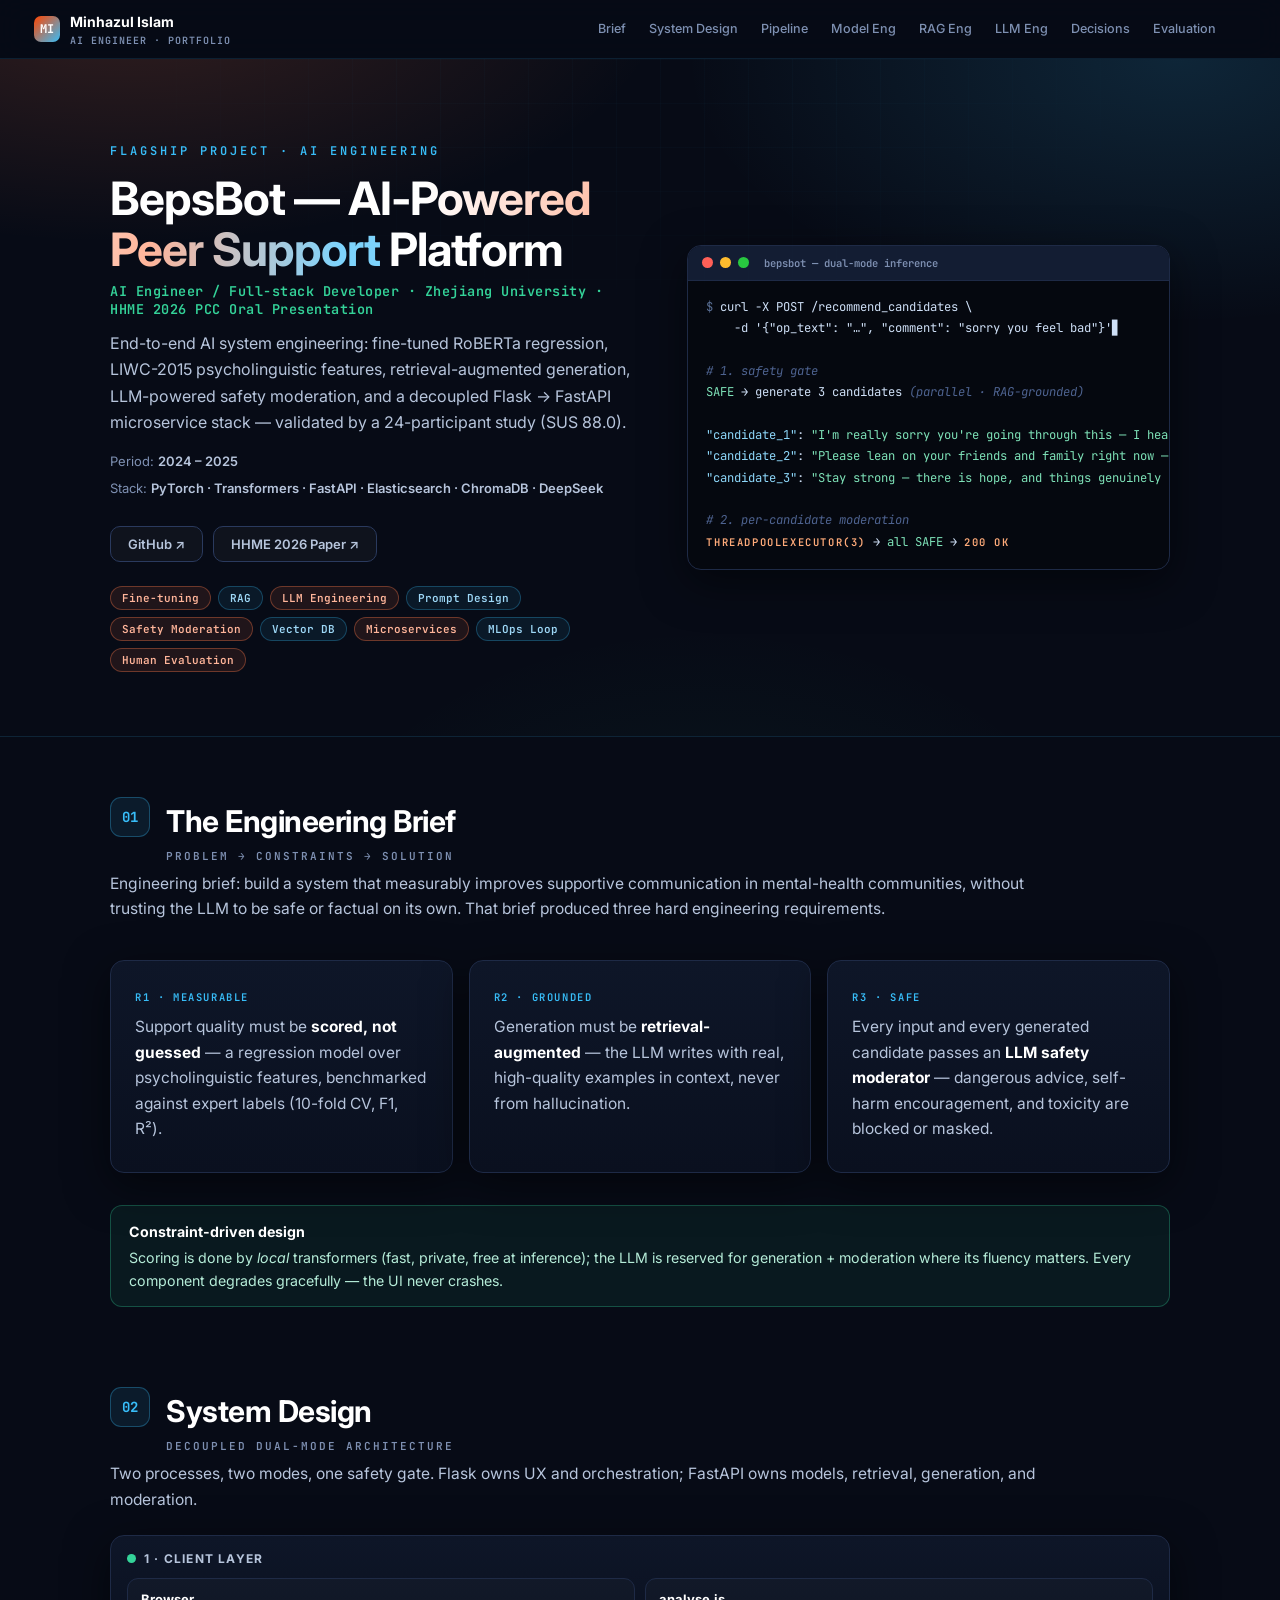
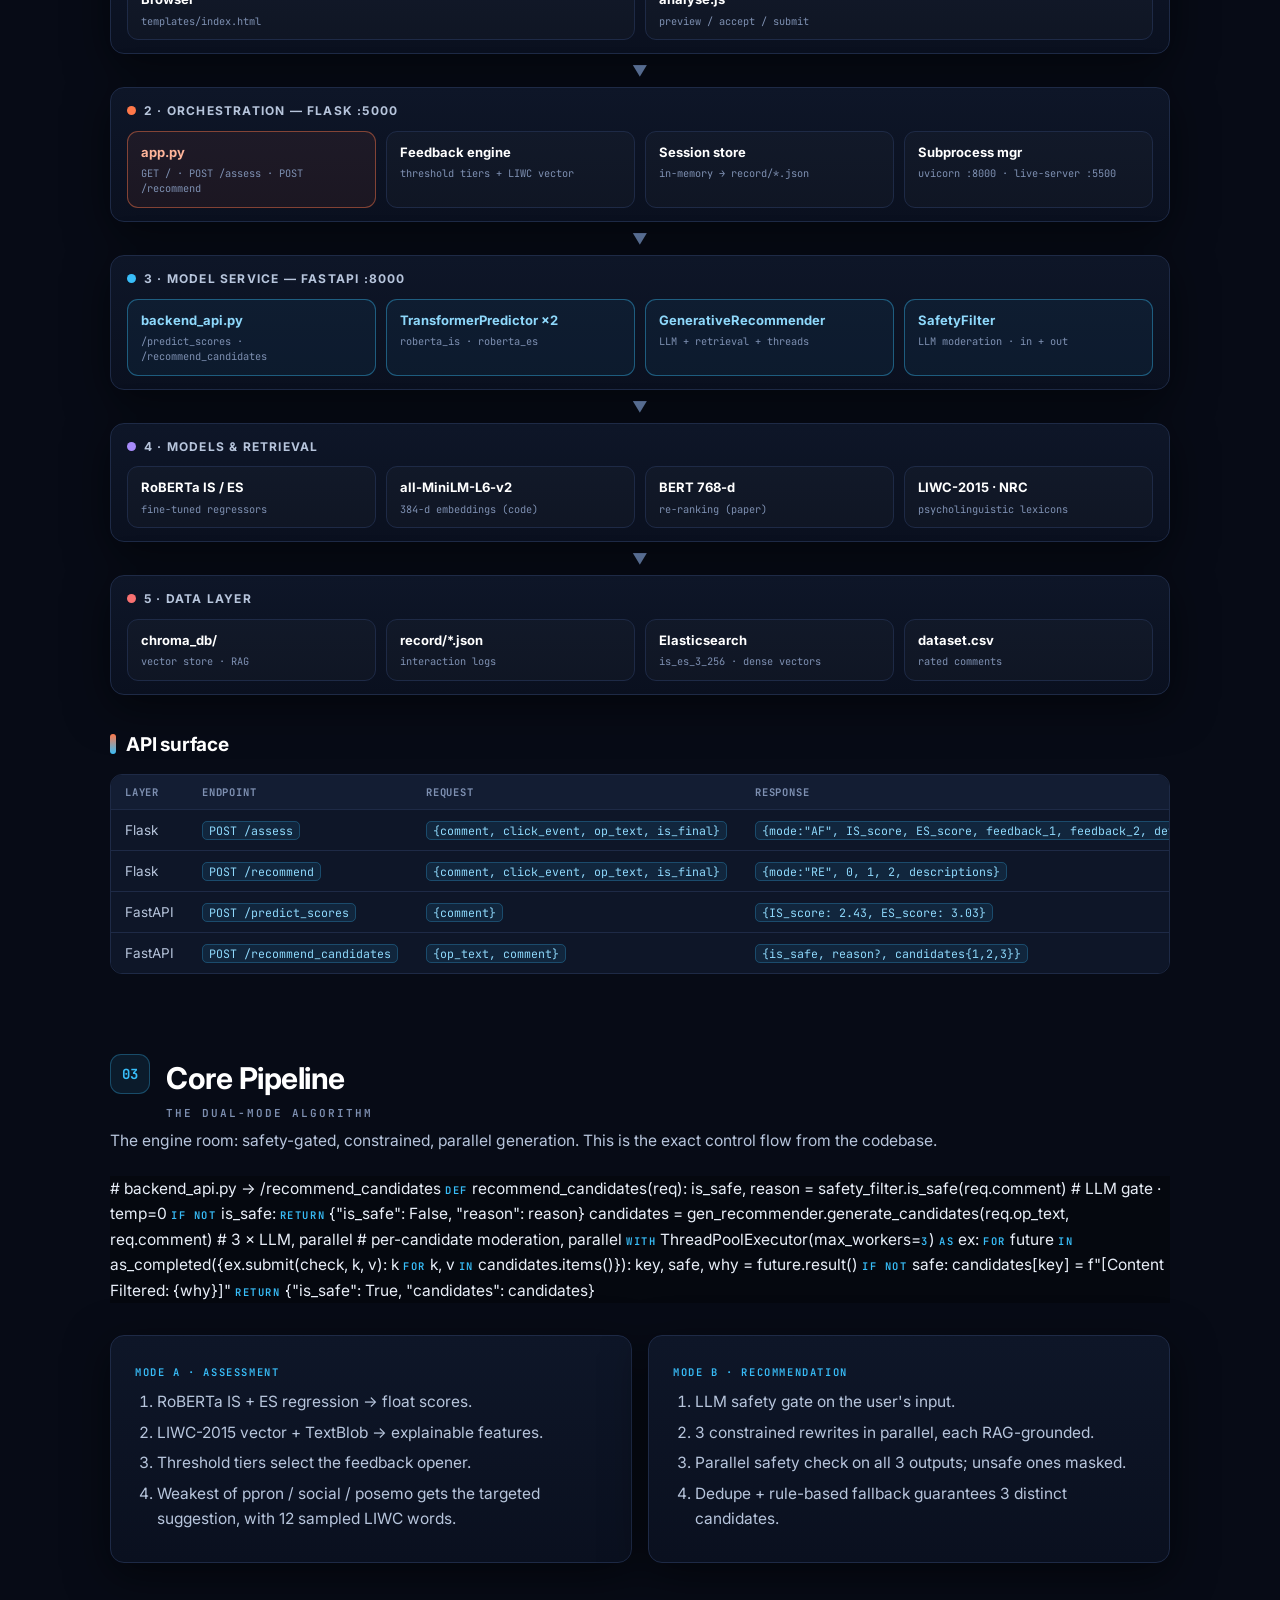
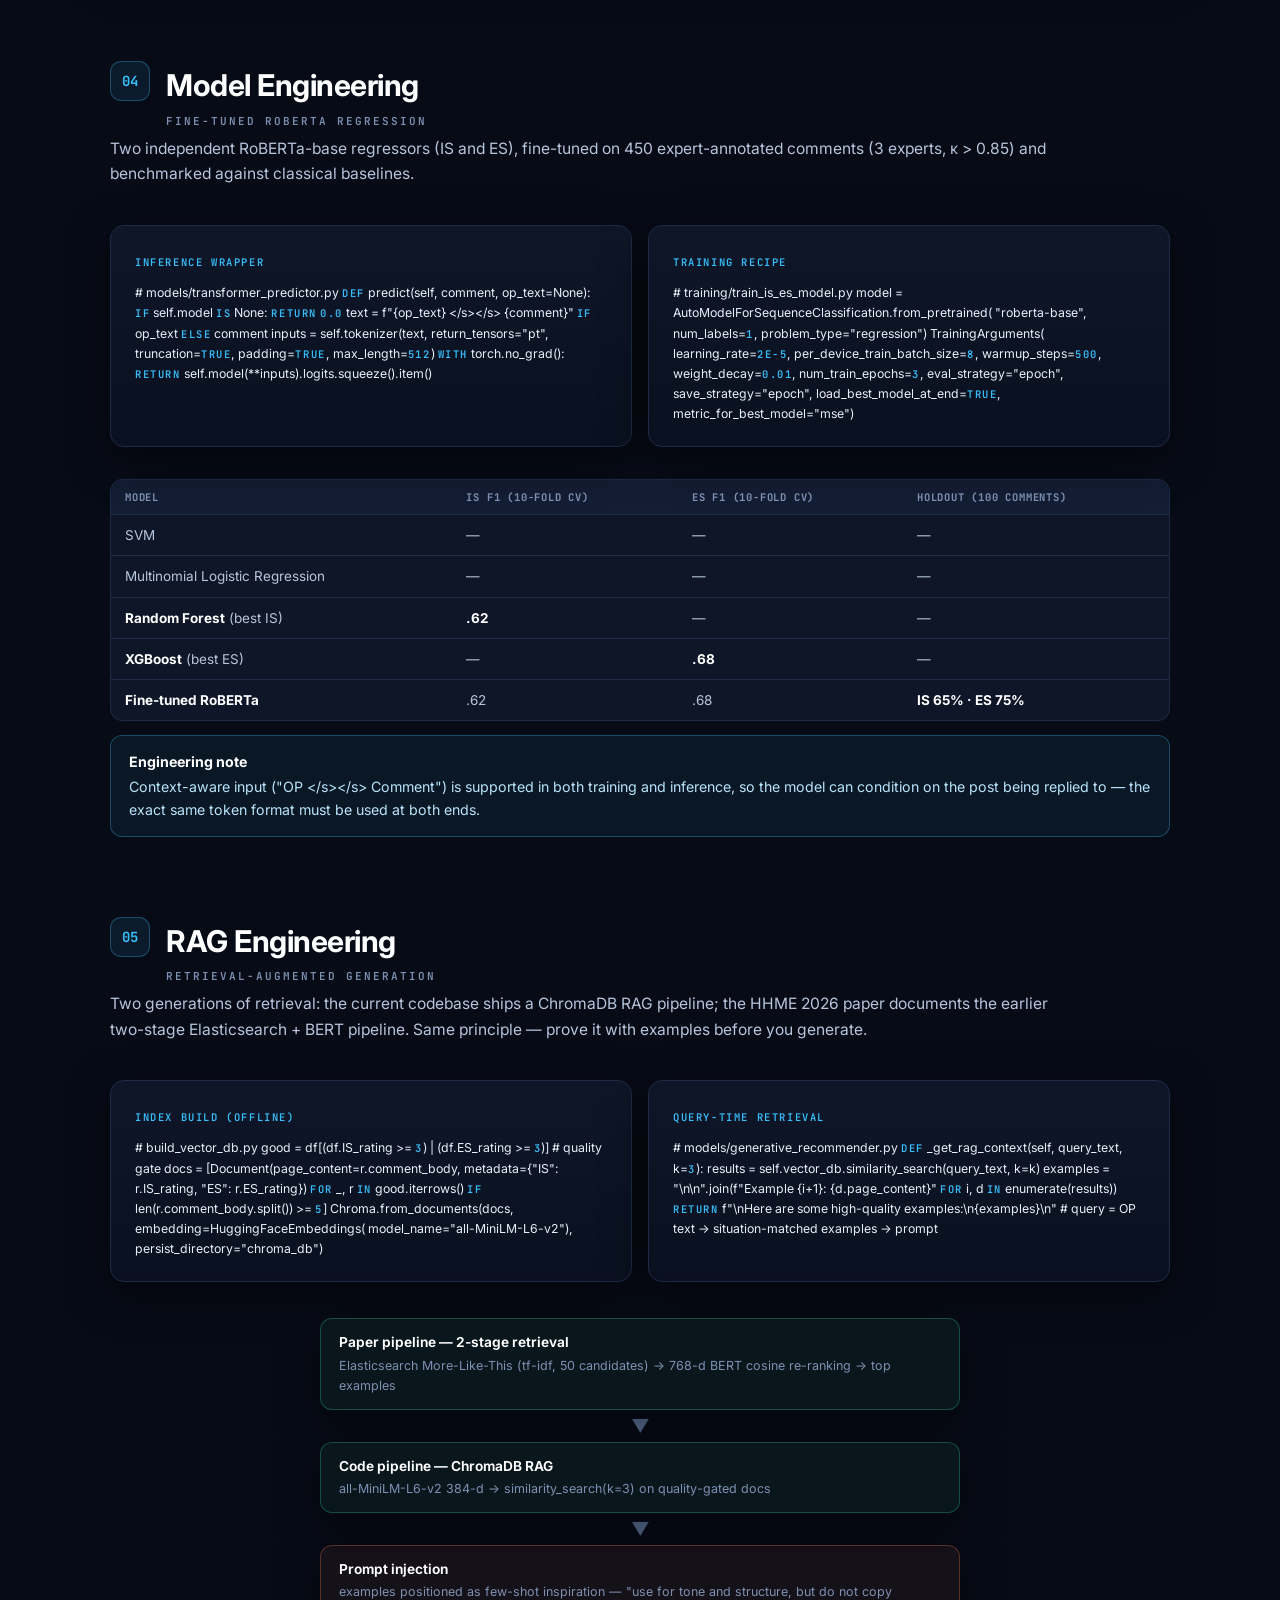
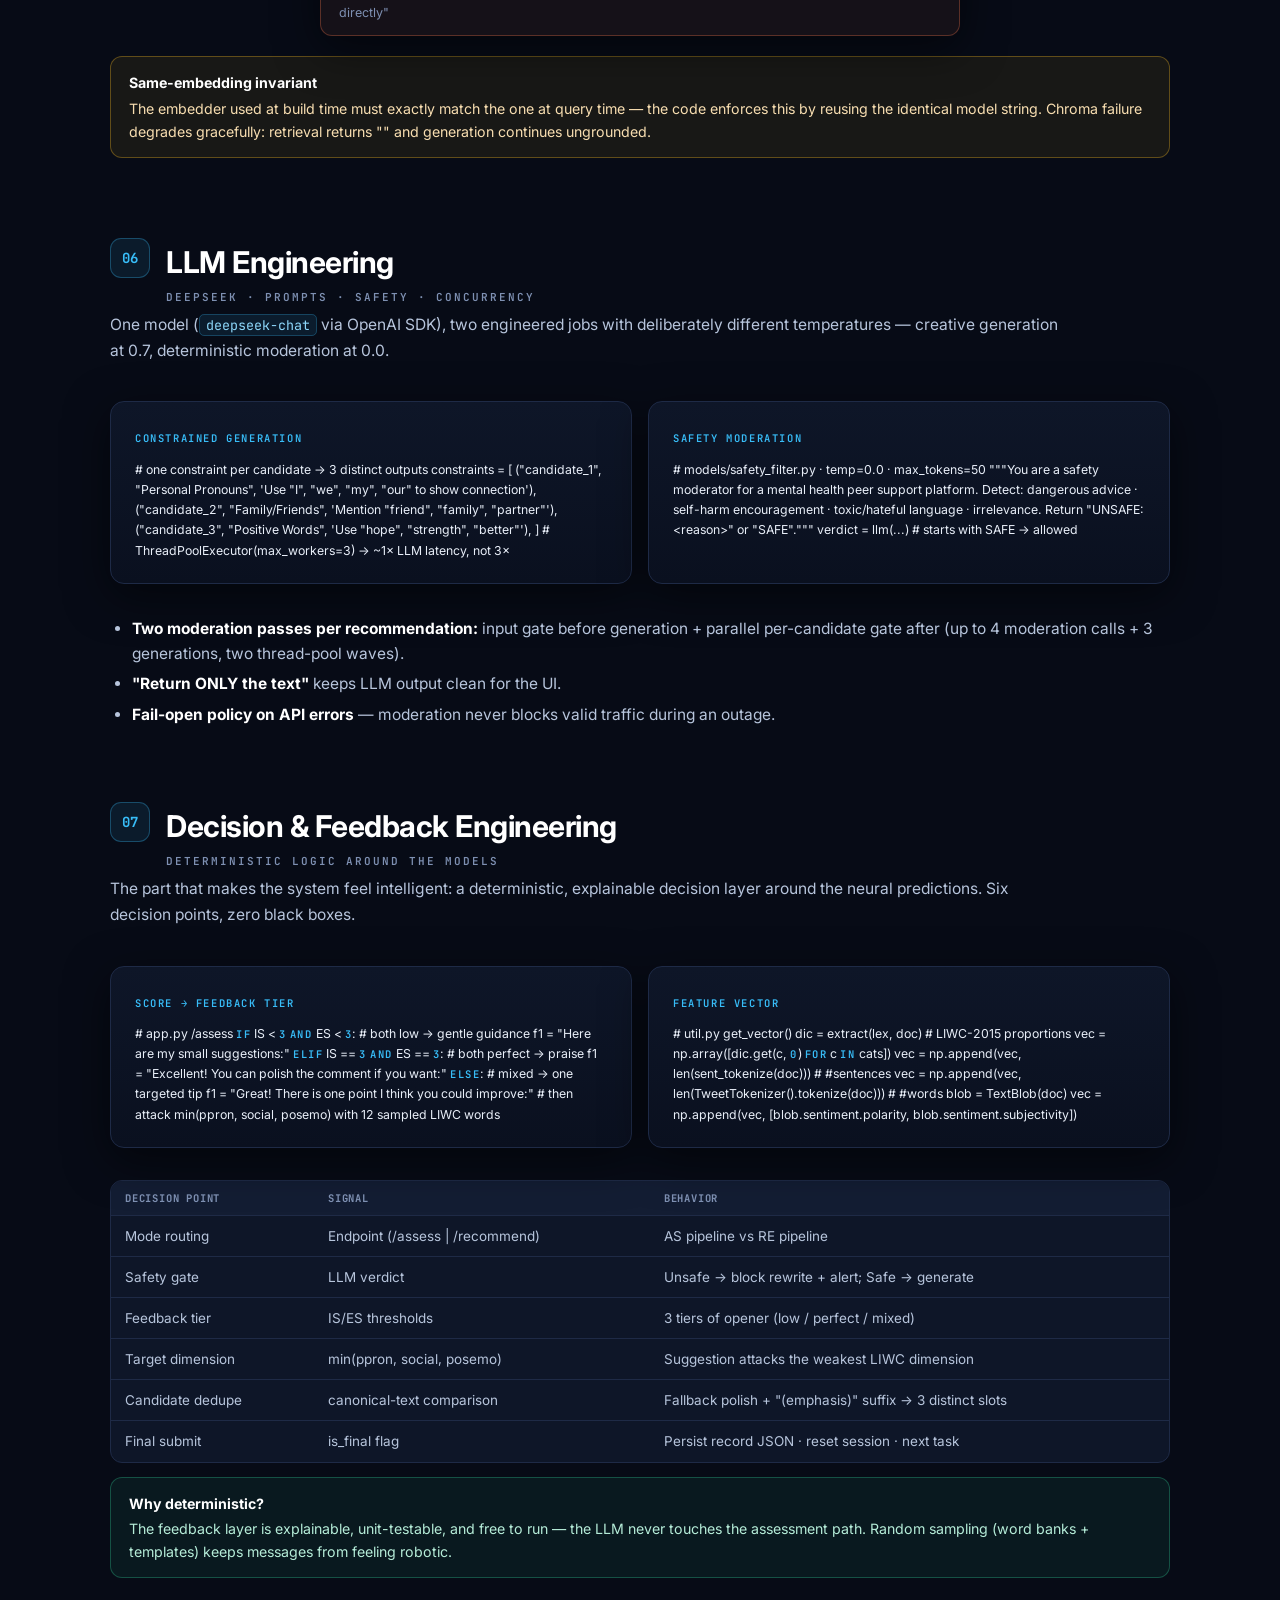
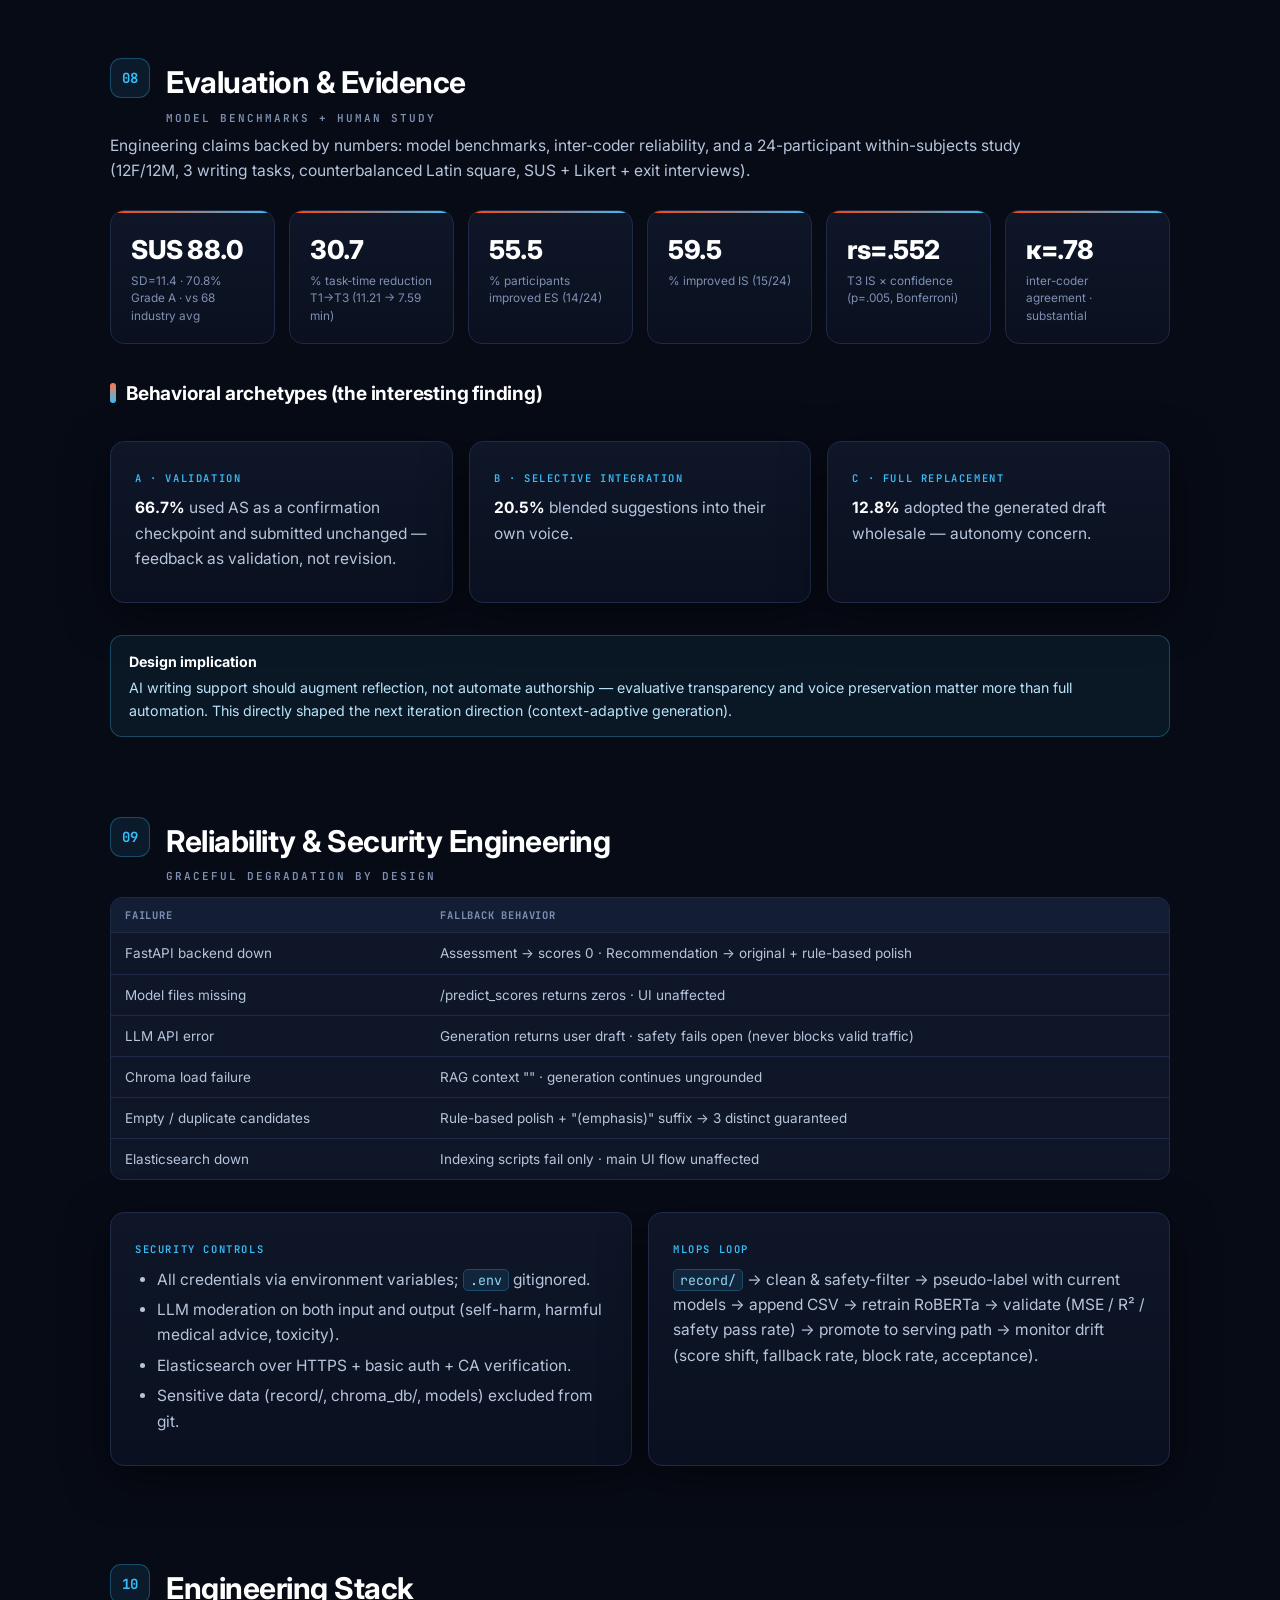
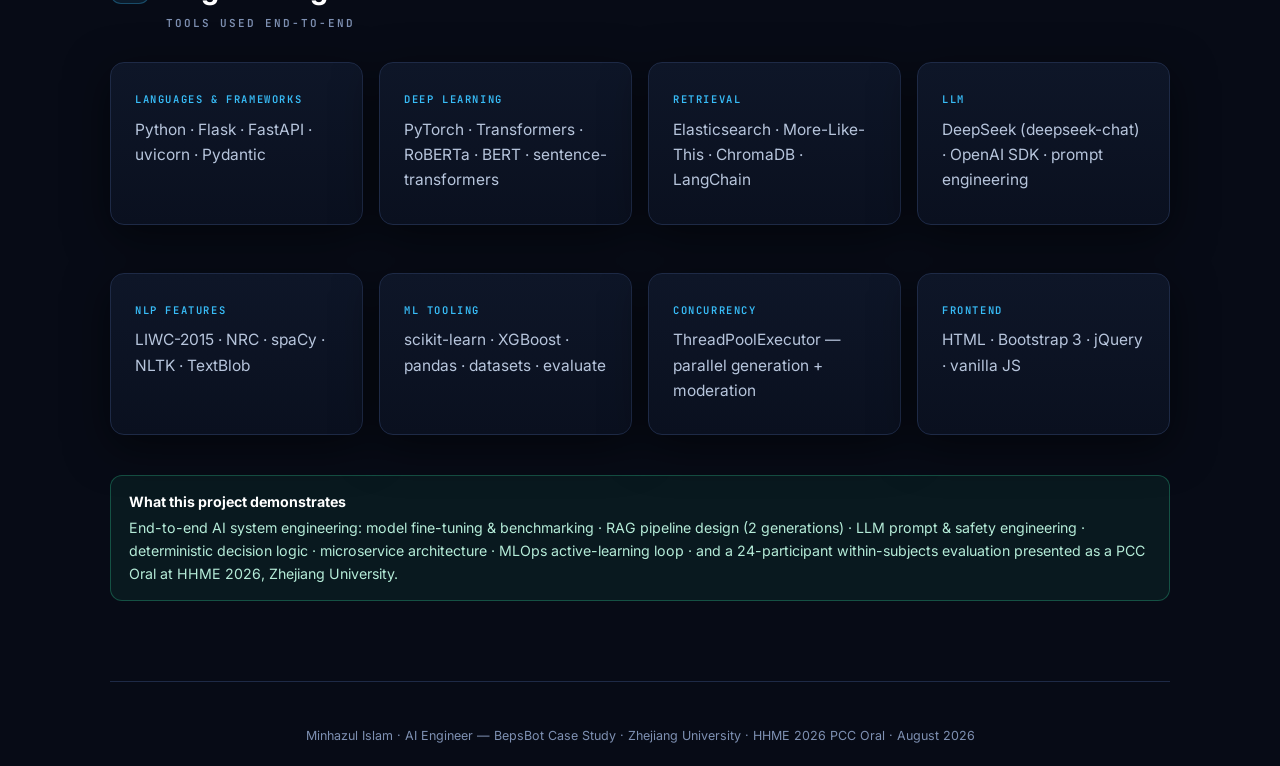
<file: bepsbot/Bepsbot_Portfolio_Presentation.html>
<!DOCTYPE html>
<html lang="en">
<head>
<meta charset="UTF-8">
<meta name="viewport" content="width=device-width, initial-scale=1.0">
<title>BepsBot — AI Engineering Case Study | Minhazul Islam · AI Engineer</title>
<link rel="preconnect" href="https://fonts.googleapis.com">
<link href="https://fonts.googleapis.com/css2?family=Inter:wght@400;500;600;700;800&family=JetBrains+Mono:wght@400;600&display=swap" rel="stylesheet">
<style>
  :root{
    --bg:#070b16; --bg2:#0a101f; --surface:#0e1628; --surface2:#131d33; --line:#1e2a46;
    --ink:#e8eef8; --ink2:#b7c5dc; --muted:#7e90b2;
    --orange:#ff7849; --orange2:#ff4500; --sky:#38bdf8; --emerald:#34d399;
    --amber:#fbbf24; --red:#f87171; --violet:#a78bfa;
    --radius:14px; --shadow:0 12px 44px rgba(0,0,0,.5);
    --mono:'JetBrains Mono',ui-monospace,SFMono-Regular,Menlo,Consolas,monospace;
  }
  *{box-sizing:border-box;margin:0;padding:0}
  html{scroll-behavior:smooth;scroll-padding-top:84px}
  body{font-family:'Inter',-apple-system,BlinkMacSystemFont,"Segoe UI",Roboto,Arial,sans-serif;
    background:var(--bg);color:var(--ink);line-height:1.64;font-size:15.5px;-webkit-font-smoothing:antialiased}
  ::selection{background:rgba(56,189,248,.3)}
  #progress{position:fixed;top:0;left:0;height:3px;width:0;z-index:200;
    background:linear-gradient(90deg,var(--orange2),var(--orange),var(--sky));transition:width .1s linear}

  .topnav{position:sticky;top:0;z-index:100;display:flex;align-items:center;gap:16px;
    padding:11px 34px;background:rgba(7,11,22,.84);backdrop-filter:blur(14px);
    border-bottom:1px solid rgba(56,189,248,.12)}
  .topnav .brand{display:flex;align-items:center;gap:10px;font-weight:700;font-size:14px;color:#fff;flex:none}
  .topnav .brand .logo{width:26px;height:26px;border-radius:7px;background:linear-gradient(135deg,var(--orange2),var(--sky));
    display:flex;align-items:center;justify-content:center;font:700 12px var(--mono)}
  .topnav .brand small{display:block;font:600 10px var(--mono);color:var(--muted);letter-spacing:1px}
  .topnav .links{display:flex;gap:3px;flex-wrap:wrap;margin-left:auto}
  .topnav .links a{color:var(--muted);text-decoration:none;font-size:12.6px;font-weight:500;
    padding:6px 10px;border-radius:8px;transition:.15s}
  .topnav .links a:hover{color:#fff;background:rgba(56,189,248,.12)}
  .topnav .links a.active{color:#fff;background:rgba(255,120,73,.15);box-shadow:inset 0 0 0 1px rgba(255,120,73,.35)}
  .topnav .cta{margin-left:4px;flex:none}
  .btn{display:inline-flex;align-items:center;gap:8px;font:600 13px 'Inter',sans-serif;text-decoration:none;
    padding:9px 17px;border-radius:10px;border:1px solid transparent;cursor:pointer;transition:.18s;white-space:nowrap}
  .btn.primary{background:linear-gradient(90deg,var(--orange2),var(--orange));color:#fff;box-shadow:0 4px 20px rgba(255,69,0,.35)}
  .btn.primary:hover{transform:translateY(-1px);box-shadow:0 8px 28px rgba(255,69,0,.45)}
  .btn.ghost{border-color:#2a3a5e;color:var(--ink2);background:rgba(255,255,255,.03)}
  .btn.ghost:hover{border-color:var(--sky);color:#fff}

  .wrap{max-width:1140px;margin:0 auto;padding:0 40px}

  .hero{position:relative;overflow:hidden;padding:84px 0 64px;border-bottom:1px solid rgba(56,189,248,.14)}
  .hero::before{content:"";position:absolute;inset:0;
    background:
      radial-gradient(900px 420px at 10% -10%, rgba(255,120,73,.18), transparent 60%),
      radial-gradient(820px 440px at 92% 0%, rgba(56,189,248,.15), transparent 60%),
      radial-gradient(700px 520px at 55% 130%, rgba(52,211,153,.07), transparent 60%);
    pointer-events:none}
  .hero::after{content:"";position:absolute;inset:0;opacity:.45;pointer-events:none;
    background-image:linear-gradient(rgba(56,189,248,.05) 1px,transparent 1px),linear-gradient(90deg,rgba(56,189,248,.05) 1px,transparent 1px);
    background-size:44px 44px;
    -webkit-mask-image:radial-gradient(760px 360px at 50% 0%,#000 30%,transparent 75%);mask-image:radial-gradient(760px 360px at 50% 0%,#000 30%,transparent 75%)}
  .hero .wrap{position:relative;display:grid;grid-template-columns:1.05fr .95fr;gap:44px;align-items:center}
  .eyebrow{font:600 12px var(--mono);letter-spacing:3px;color:var(--sky);text-transform:uppercase}
  .hero h1{font-size:clamp(30px,4vw,46px);line-height:1.1;letter-spacing:-1px;margin:14px 0 8px;color:#fff}
  .hero h1 .g{background:linear-gradient(92deg,#fff 15%,#ffb59a 55%,#7dd3fc 92%);-webkit-background-clip:text;background-clip:text;color:transparent}
  .hero .role{font:600 13.5px var(--mono);color:var(--emerald);letter-spacing:.5px}
  .hero .sub{font-size:16px;color:var(--ink2);margin-top:12px;max-width:620px}
  .hero .meta{display:flex;flex-wrap:wrap;gap:6px 20px;margin-top:16px;font-size:13px;color:var(--muted)}
  .hero .meta b{color:var(--ink2);font-weight:600}
  .hero .cta-row{display:flex;flex-wrap:wrap;gap:10px;margin-top:26px}
  .hero .chips{display:flex;flex-wrap:wrap;gap:7px;margin-top:24px}
  .chip{font:600 11px var(--mono);padding:4px 11px;border-radius:999px;background:rgba(56,189,248,.08);
    border:1px solid rgba(56,189,248,.28);color:#9ed8f7}
  .chip.o{background:rgba(255,120,73,.1);border-color:rgba(255,120,73,.35);color:#ffb59a}

  .term{border-radius:14px;overflow:hidden;border:1px solid var(--line);box-shadow:var(--shadow);background:#05080f}
  .term .bar{display:flex;align-items:center;gap:7px;padding:10px 14px;background:var(--surface2);border-bottom:1px solid var(--line)}
  .term .bar i{width:11px;height:11px;border-radius:50%;display:inline-block}
  .term .bar .t{font:600 10.5px var(--mono);color:var(--muted);margin-left:8px}
  .term pre{margin:0;padding:16px 18px;font:12.2px/1.75 var(--mono);color:#cfe0f7;overflow-x:auto}
  .term .p{color:#5a7096}.term .c{color:#7ee2b8}.term .s{color:#8ed8fb}.term .k{color:#ffab7a}.term .d{color:#4e6390;font-style:italic}
  .term .blink{animation:blink 1.2s steps(2) infinite}
  @keyframes blink{50%{opacity:0}}

  section{padding:60px 0 6px}
  .sec-head{display:flex;align-items:flex-start;gap:16px;margin-bottom:8px}
  .sec-num{flex:none;font:700 14px var(--mono);color:var(--sky);background:rgba(56,189,248,.09);
    border:1px solid rgba(56,189,248,.3);width:40px;height:40px;border-radius:11px;display:flex;align-items:center;justify-content:center}
  .sec-head h2{font-size:clamp(23px,3vw,30px);letter-spacing:-.5px;color:#fff}
  .sec-head .en{display:block;font:600 11px var(--mono);letter-spacing:2px;color:var(--muted);text-transform:uppercase;margin-top:3px}
  .sec-intro{color:var(--ink2);max-width:960px;margin:8px 0 22px;font-size:15.6px}
  h3{font-size:19px;margin:34px 0 12px;color:#fff;display:flex;align-items:center;gap:10px;letter-spacing:-.2px}
  h3 .h{width:6px;height:20px;border-radius:3px;background:linear-gradient(180deg,var(--orange),var(--sky));flex:none}
  p{margin:9px 0;color:var(--ink2)}
  b,strong{color:#fff}
  ul,ol{margin:9px 0 9px 22px;color:var(--ink2)}
  li{margin:5px 0}
  code{font-family:var(--mono);font-size:.86em;background:rgba(56,189,248,.1);border:1px solid rgba(56,189,248,.25);
    border-radius:5px;padding:1px 6px;color:#8ed8fb}
  .card{background:linear-gradient(180deg,var(--surface),var(--bg2));border:1px solid var(--line);
    border-radius:var(--radius);padding:22px 24px;margin:16px 0;box-shadow:var(--shadow)}
  .k{font:600 10.5px var(--mono);letter-spacing:1.6px;text-transform:uppercase;color:var(--sky)}
  .grid{display:grid;gap:16px;margin:16px 0}
  .grid.c2{grid-template-columns:repeat(auto-fit,minmax(330px,1fr))}
  .grid.c3{grid-template-columns:repeat(auto-fit,minmax(230px,1fr))}
  .card h4{margin:4px 0 6px;color:#fff}

  .callout{border-radius:12px;padding:14px 18px;margin:14px 0;font-size:14.2px;border:1px solid}
  .callout.info{background:rgba(56,189,248,.07);border-color:rgba(56,189,248,.3);color:#b9e3fa}
  .callout.ok{background:rgba(52,211,153,.07);border-color:rgba(52,211,153,.3);color:#b5ecd8}
  .callout.warn{background:rgba(251,191,36,.07);border-color:rgba(251,191,36,.32);color:#f7ddb0}
  .callout.danger{background:rgba(248,113,113,.07);border-color:rgba(248,113,113,.32);color:#f6c2c2}
  .callout b{display:block;margin-bottom:2px;color:#fff}

  .table-wrap{overflow-x:auto;margin:14px 0;border:1px solid var(--line);border-radius:12px;background:var(--surface)}
  table{border-collapse:collapse;width:100%;font-size:13.5px;min-width:560px}
  th{background:var(--surface2);text-align:left;font:700 10.5px var(--mono);letter-spacing:.8px;text-transform:uppercase;
    color:var(--muted);padding:10px 14px;border-bottom:1px solid var(--line)}
  td{padding:9px 14px;border-bottom:1px solid var(--line);color:var(--ink2);vertical-align:top}
  tr:last-child td{border-bottom:none}
  td code{white-space:nowrap}

  .flow{display:flex;flex-direction:column;align-items:center;margin:20px 0}
  .fstep{width:min(94%,640px);padding:12px 18px;border-radius:12px;background:var(--surface);
    border:1px solid var(--line);box-shadow:var(--shadow);font-size:13.7px;position:relative}
  .fstep .t{font-weight:650;color:#fff}
  .fstep .d{font-size:12.5px;color:var(--muted);margin-top:2px}
  .fstep .chip{position:absolute;top:-10px;right:14px;font:700 9.5px var(--mono);padding:2px 9px;border-radius:999px;
    background:var(--bg2);border:1px solid var(--line);color:#9ed8f7;letter-spacing:.6px}
  .fstep.acc{border-left:4px solid var(--orange)}
  .fstep.sky{border-left:4px solid var(--sky)}
  .fstep.grn{border-left:4px solid var(--emerald)}
  .fstep.red{border-left:4px solid var(--red)}
  .fstep.soft{background:var(--bg2);box-shadow:none}
  .fstep.llm{background:rgba(255,120,73,.06);border-color:rgba(255,120,73,.3)}
  .fstep.model{background:rgba(56,189,248,.06);border-color:rgba(56,189,248,.3)}
  .fstep.data{background:rgba(52,211,153,.06);border-color:rgba(52,211,153,.3)}
  .fstep.alert{background:rgba(248,113,113,.08);border-color:rgba(248,113,113,.35)}
  .farrow{color:#5a7096;font-size:18px;line-height:1;padding:7px 0;font-weight:700}
  .farrow .lbl{display:block;font:600 10px var(--mono);color:var(--muted);letter-spacing:.5px;text-align:center;padding-bottom:2px}
  .fdecision{width:min(94%,560px);padding:11px 18px;border-radius:12px;background:rgba(251,191,36,.07);
    border:1.5px dashed rgba(251,191,36,.45);font-size:13.7px;position:relative;text-align:center}
  .fdecision .t{font-weight:700;color:#f7ddb0}
  .fdecision .d{font-size:12.5px;color:#d8b877}
  .fdecision::before{content:"◆";color:var(--amber);margin-right:8px;font-size:11px}
  .branch{display:grid;grid-template-columns:1fr 1fr;gap:14px;margin:10px 0 4px;width:100%}
  .branch .leg{display:flex;align-items:center;justify-content:center;gap:8px;font:700 10.5px var(--mono);color:var(--muted);
    text-transform:uppercase;letter-spacing:1.2px}
  .branch .leg::before,.branch .leg::after{content:"";height:1px;width:34px;background:var(--line)}
  .branch .flow{margin:6px 0}

  .arch{display:flex;flex-direction:column;gap:6px;margin:20px 0}
  .arch-layer{border:1px solid var(--line);border-radius:14px;padding:13px 16px;background:linear-gradient(180deg,var(--surface),var(--bg2));box-shadow:var(--shadow)}
  .arch-layer h4{margin:0 0 10px;font-size:12px;font-weight:700;text-transform:uppercase;letter-spacing:1.2px;color:var(--ink2)}
  .arch-layer h4 .dot{display:inline-block;width:9px;height:9px;border-radius:50%;margin-right:8px}
  .arch-boxes{display:flex;gap:10px;flex-wrap:wrap}
  .arch-box{flex:1;min-width:150px;border-radius:11px;padding:10px 13px;border:1px solid var(--line);
    background:rgba(255,255,255,.02);font-size:12.6px;color:var(--ink2)}
  .arch-box b{display:block;font-size:13px;color:#fff}
  .arch-box .m{font:10.3px var(--mono);color:var(--muted);display:block;margin-top:3px;line-height:1.5}
  .arch-box.hl{border-color:rgba(255,120,73,.45);background:rgba(255,120,73,.07)}
  .arch-box.hl b{color:#ffb59a}
  .arch-box.sk{border-color:rgba(56,189,248,.4);background:rgba(56,189,248,.06)}
  .arch-box.sk b{color:#8ed8fb}
  .arch-arrow{text-align:center;color:#5a7096;font-size:15px;font-weight:700;line-height:1;padding:3px 0}

  .stats{display:grid;grid-template-columns:repeat(auto-fit,minmax(160px,1fr));gap:14px;margin:26px 0}
  .stat{background:linear-gradient(180deg,var(--surface),var(--bg2));border:1px solid var(--line);border-radius:14px;
    padding:18px 20px;position:relative;overflow:hidden}
  .stat::before{content:"";position:absolute;top:0;left:0;right:0;height:2px;background:linear-gradient(90deg,var(--orange2),var(--sky))}
  .stat b{display:block;font-size:26px;letter-spacing:-.5px;color:#fff;font-weight:800}
  .stat span{font-size:11.8px;color:var(--muted);line-height:1.45;display:block;margin-top:2px}

  .foot{color:var(--muted);font-size:12.5px;padding:44px 40px 20px;text-align:center;border-top:1px solid var(--line);margin-top:60px}

  @media(max-width:980px){
    .wrap{padding:0 22px}
    .topnav{padding:10px 16px;flex-wrap:wrap}
    .topnav .links{order:3;width:100%;margin-left:0;overflow-x:auto}
    .hero{padding:56px 0 44px}
    .hero .wrap{grid-template-columns:1fr}
    .branch{grid-template-columns:1fr}
  }
  @media print{
    .topnav,#progress,.foot{display:none!important}
    body{background:#fff;color:#111}
    section{break-inside:avoid-page}
    .hero{background:#070b16;-webkit-print-color-adjust:exact;print-color-adjust:exact}
  }
</style>
</head>
<body>
<div id="progress"></div>

<nav class="topnav">
  <div class="brand"><span class="logo">MI</span><span>Minhazul Islam<small>AI ENGINEER · PORTFOLIO</small></span></div>
  <div class="links">
    <a href="#brief">Brief</a>
    <a href="#design">System Design</a>
    <a href="#pipeline">Pipeline</a>
    <a href="#model-eng">Model Eng</a>
    <a href="#rag-eng">RAG Eng</a>
    <a href="#llm-eng">LLM Eng</a>
    <a href="#decisions">Decisions</a>
    <a href="#eval">Evaluation</a>
  </div>
  <div class="cta"></div>
</nav>

<!-- HERO -->
<header class="hero">
  <div class="wrap">
    <div>
      <div class="eyebrow">Flagship Project · AI Engineering</div>
      <h1>BepsBot — <span class="g">AI-Powered Peer Support</span> Platform</h1>
      <div class="role">AI Engineer / Full-stack Developer · Zhejiang University · HHME 2026 PCC Oral Presentation</div>
      <p class="sub">End-to-end AI system engineering: fine-tuned RoBERTa regression, LIWC-2015 psycholinguistic
        features, retrieval-augmented generation, LLM-powered safety moderation, and a decoupled Flask → FastAPI
        microservice stack — validated by a 24-participant study (SUS 88.0).</p>
      <div class="meta">
        <span>Period: <b>2024 – 2025</b></span>
        <span>Stack: <b>PyTorch · Transformers · FastAPI · Elasticsearch · ChromaDB · DeepSeek</b></span>
      </div>
      <div class="cta-row">
        <a class="btn ghost" href="https://github.com/Minhaz2858/Bepsbot" target="_blank" rel="noopener">GitHub ↗</a>
        <a class="btn ghost" href="https://hhme.ccf.org.cn/PCC_paper.html" target="_blank" rel="noopener">HHME 2026 Paper ↗</a>
      </div>
      <div class="chips">
        <span class="chip o">Fine-tuning</span><span class="chip">RAG</span><span class="chip o">LLM Engineering</span>
        <span class="chip">Prompt Design</span><span class="chip o">Safety Moderation</span><span class="chip">Vector DB</span>
        <span class="chip o">Microservices</span><span class="chip">MLOps Loop</span><span class="chip o">Human Evaluation</span>
      </div>
    </div>
    <div class="term">
      <div class="bar"><i style="background:#ff5f57"></i><i style="background:#febc2e"></i><i style="background:#28c840"></i><span class="t">bepsbot — dual-mode inference</span></div>
      <pre><span class="p">$</span> curl -X POST /recommend_candidates \
    -d '{"op_text": "…", "comment": "sorry you feel bad"}'<span class="blink">▊</span>

<span class="d"># 1. safety gate</span>
<span class="c">SAFE</span> → generate 3 candidates <span class="d">(parallel · RAG-grounded)</span>

<span class="s">"candidate_1"</span>: <span class="c">"I'm really sorry you're going through this — I hear you, and you're not alone…"</span>
<span class="s">"candidate_2"</span>: <span class="c">"Please lean on your friends and family right now — together you can get through this…"</span>
<span class="s">"candidate_3"</span>: <span class="c">"Stay strong — there is hope, and things genuinely do get better…"</span>

<span class="d"># 2. per-candidate moderation</span>
<span class="k">ThreadPoolExecutor(3)</span> → <span class="c">all SAFE</span> → <span class="k">200 OK</span></pre>
    </div>
  </div>
</header>

<div class="wrap">

  <!-- 01 BRIEF -->
  <section id="brief">
    <div class="sec-head"><div class="sec-num">01</div><div><h2>The Engineering Brief</h2><span class="en">Problem → constraints → solution</span></div></div>
    <p class="sec-intro">Engineering brief: build a system that measurably improves supportive communication in mental-health
      communities, without trusting the LLM to be safe or factual on its own. That brief produced three hard engineering requirements.</p>
    <div class="grid c3">
      <div class="card"><span class="k">R1 · Measurable</span>
        <p style="margin-top:6px">Support quality must be <b>scored, not guessed</b> — a regression model over psycholinguistic features, benchmarked against expert labels (10-fold CV, F1, R²).</p></div>
      <div class="card"><span class="k">R2 · Grounded</span>
        <p style="margin-top:6px">Generation must be <b>retrieval-augmented</b> — the LLM writes with real, high-quality examples in context, never from hallucination.</p></div>
      <div class="card"><span class="k">R3 · Safe</span>
        <p style="margin-top:6px">Every input and every generated candidate passes an <b>LLM safety moderator</b> — dangerous advice, self-harm encouragement, and toxicity are blocked or masked.</p></div>
    </div>
    <div class="callout ok"><b>Constraint-driven design</b> Scoring is done by <i>local</i> transformers (fast, private, free at inference); the LLM is reserved for generation + moderation where its fluency matters. Every component degrades gracefully — the UI never crashes.</div>
  </section>

  <!-- 02 SYSTEM DESIGN -->
  <section id="design">
    <div class="sec-head"><div class="sec-num">02</div><div><h2>System Design</h2><span class="en">Decoupled dual-mode architecture</span></div></div>
    <p class="sec-intro">Two processes, two modes, one safety gate. Flask owns UX and orchestration; FastAPI owns models, retrieval, generation, and moderation.</p>
    <div class="arch">
      <div class="arch-layer"><h4><span class="dot" style="background:var(--emerald)"></span>1 · Client Layer</h4>
        <div class="arch-boxes">
          <div class="arch-box"><b>Browser</b><span class="m">templates/index.html</span></div>
          <div class="arch-box"><b>analyse.js</b><span class="m">preview / accept / submit</span></div>
        </div>
      </div>
      <div class="arch-arrow">▼</div>
      <div class="arch-layer"><h4><span class="dot" style="background:var(--orange)"></span>2 · Orchestration — Flask :5000</h4>
        <div class="arch-boxes">
          <div class="arch-box hl"><b>app.py</b><span class="m">GET / · POST /assess · POST /recommend</span></div>
          <div class="arch-box"><b>Feedback engine</b><span class="m">threshold tiers + LIWC vector</span></div>
          <div class="arch-box"><b>Session store</b><span class="m">in-memory → record/*.json</span></div>
          <div class="arch-box"><b>Subprocess mgr</b><span class="m">uvicorn :8000 · live-server :5500</span></div>
        </div>
      </div>
      <div class="arch-arrow">▼</div>
      <div class="arch-layer"><h4><span class="dot" style="background:var(--sky)"></span>3 · Model Service — FastAPI :8000</h4>
        <div class="arch-boxes">
          <div class="arch-box sk"><b>backend_api.py</b><span class="m">/predict_scores · /recommend_candidates</span></div>
          <div class="arch-box sk"><b>TransformerPredictor ×2</b><span class="m">roberta_is · roberta_es</span></div>
          <div class="arch-box sk"><b>GenerativeRecommender</b><span class="m">LLM + retrieval + threads</span></div>
          <div class="arch-box sk"><b>SafetyFilter</b><span class="m">LLM moderation · in + out</span></div>
        </div>
      </div>
      <div class="arch-arrow">▼</div>
      <div class="arch-layer"><h4><span class="dot" style="background:var(--violet)"></span>4 · Models &amp; Retrieval</h4>
        <div class="arch-boxes">
          <div class="arch-box"><b>RoBERTa IS / ES</b><span class="m">fine-tuned regressors</span></div>
          <div class="arch-box"><b>all-MiniLM-L6-v2</b><span class="m">384-d embeddings (code)</span></div>
          <div class="arch-box"><b>BERT 768-d</b><span class="m">re-ranking (paper)</span></div>
          <div class="arch-box"><b>LIWC-2015 · NRC</b><span class="m">psycholinguistic lexicons</span></div>
        </div>
      </div>
      <div class="arch-arrow">▼</div>
      <div class="arch-layer"><h4><span class="dot" style="background:var(--red)"></span>5 · Data Layer</h4>
        <div class="arch-boxes">
          <div class="arch-box"><b>chroma_db/</b><span class="m">vector store · RAG</span></div>
          <div class="arch-box"><b>record/*.json</b><span class="m">interaction logs</span></div>
          <div class="arch-box"><b>Elasticsearch</b><span class="m">is_es_3_256 · dense vectors</span></div>
          <div class="arch-box"><b>dataset.csv</b><span class="m">rated comments</span></div>
        </div>
      </div>
    </div>
    <h3><span class="h"></span>API surface</h3>
    <div class="table-wrap"><table>
      <tr><th>Layer</th><th>Endpoint</th><th>Request</th><th>Response</th></tr>
      <tr><td>Flask</td><td><code>POST /assess</code></td><td><code>{comment, click_event, op_text, is_final}</code></td><td><code>{mode:"AF", IS_score, ES_score, feedback_1, feedback_2, details}</code></td></tr>
      <tr><td>Flask</td><td><code>POST /recommend</code></td><td><code>{comment, click_event, op_text, is_final}</code></td><td><code>{mode:"RE", 0, 1, 2, descriptions}</code></td></tr>
      <tr><td>FastAPI</td><td><code>POST /predict_scores</code></td><td><code>{comment}</code></td><td><code>{IS_score: 2.43, ES_score: 3.03}</code></td></tr>
      <tr><td>FastAPI</td><td><code>POST /recommend_candidates</code></td><td><code>{op_text, comment}</code></td><td><code>{is_safe, reason?, candidates{1,2,3}}</code></td></tr>
    </table></div>
  </section>

  <!-- 03 PIPELINE -->
  <section id="pipeline">
    <div class="sec-head"><div class="sec-num">03</div><div><h2>Core Pipeline</h2><span class="en">The dual-mode algorithm</span></div></div>
    <p class="sec-intro">The engine room: safety-gated, constrained, parallel generation. This is the exact control flow from the codebase.</p>
    <div class="code" style="background:#05080f;border-color:#1d2a48"><span class="cm"># backend_api.py → /recommend_candidates</span>
<span class="k">def</span> recommend_candidates(req):
    <span class="c">is_safe, reason</span> = safety_filter.is_safe(req.comment)      <span class="cm"># LLM gate · temp=0</span>
    <span class="k">if not</span> is_safe: <span class="k">return</span> {<span class="s">"is_safe"</span>: False, <span class="s">"reason"</span>: reason}

    candidates = gen_recommender.generate_candidates(req.op_text, req.comment)  <span class="cm"># 3 × LLM, parallel</span>

    <span class="cm"># per-candidate moderation, parallel</span>
    <span class="k">with</span> ThreadPoolExecutor(max_workers=<span class="k">3</span>) <span class="k">as</span> ex:
        <span class="k">for</span> future <span class="k">in</span> as_completed({ex.submit(check, k, v): k <span class="k">for</span> k, v <span class="k">in</span> candidates.items()}):
            key, safe, why = future.result()
            <span class="k">if not</span> safe: candidates[key] = <span class="s">f"[Content Filtered: {why}]"</span>
    <span class="k">return</span> {<span class="s">"is_safe"</span>: True, <span class="s">"candidates"</span>: candidates}</div>

    <div class="grid c2">
      <div class="card"><span class="k">Mode A · Assessment</span>
        <ol style="margin-top:6px">
          <li>RoBERTa IS + ES regression → float scores.</li>
          <li>LIWC-2015 vector + TextBlob → explainable features.</li>
          <li>Threshold tiers select the feedback opener.</li>
          <li>Weakest of ppron / social / posemo gets the targeted suggestion, with 12 sampled LIWC words.</li>
        </ol></div>
      <div class="card"><span class="k">Mode B · Recommendation</span>
        <ol style="margin-top:6px">
          <li>LLM safety gate on the user's input.</li>
          <li>3 constrained rewrites in parallel, each RAG-grounded.</li>
          <li>Parallel safety check on all 3 outputs; unsafe ones masked.</li>
          <li>Dedupe + rule-based fallback guarantees 3 distinct candidates.</li>
        </ol></div>
    </div>
  </section>

  <!-- 04 MODEL ENGINEERING -->
  <section id="model-eng">
    <div class="sec-head"><div class="sec-num">04</div><div><h2>Model Engineering</h2><span class="en">Fine-tuned RoBERTa regression</span></div></div>
    <p class="sec-intro">Two independent RoBERTa-base regressors (IS and ES), fine-tuned on 450 expert-annotated comments (3 experts, κ &gt; 0.85) and benchmarked against classical baselines.</p>
    <div class="grid c2">
      <div class="card"><span class="k">Inference wrapper</span>
        <div class="code" style="margin:10px 0 0;font-size:12.3px"><span class="cm"># models/transformer_predictor.py</span>
<span class="k">def</span> predict(self, comment, op_text=None):
    <span class="k">if</span> self.model <span class="k">is</span> None: <span class="k">return</span> <span class="k">0.0</span>
    text = <span class="s">f"{op_text} &lt;/s&gt;&lt;/s&gt; {comment}"</span> <span class="k">if</span> op_text <span class="k">else</span> comment
    inputs = self.tokenizer(text, return_tensors=<span class="s">"pt"</span>,
        truncation=<span class="k">True</span>, padding=<span class="k">True</span>, max_length=<span class="k">512</span>)
    <span class="k">with</span> torch.no_grad():
        <span class="k">return</span> self.model(**inputs).logits.squeeze().item()</div></div>
      <div class="card"><span class="k">Training recipe</span>
        <div class="code" style="margin:10px 0 0;font-size:12.3px"><span class="cm"># training/train_is_es_model.py</span>
model = AutoModelForSequenceClassification.from_pretrained(
    <span class="s">"roberta-base"</span>, num_labels=<span class="k">1</span>, problem_type=<span class="s">"regression"</span>)
TrainingArguments(
    learning_rate=<span class="k">2e-5</span>, per_device_train_batch_size=<span class="k">8</span>,
    warmup_steps=<span class="k">500</span>, weight_decay=<span class="k">0.01</span>, num_train_epochs=<span class="k">3</span>,
    eval_strategy=<span class="s">"epoch"</span>, save_strategy=<span class="s">"epoch"</span>,
    load_best_model_at_end=<span class="k">True</span>, metric_for_best_model=<span class="s">"mse"</span>)</div></div>
    </div>
    <div class="table-wrap"><table>
      <tr><th>Model</th><th>IS F1 (10-fold CV)</th><th>ES F1 (10-fold CV)</th><th>Holdout (100 comments)</th></tr>
      <tr><td>SVM</td><td>—</td><td>—</td><td>—</td></tr>
      <tr><td>Multinomial Logistic Regression</td><td>—</td><td>—</td><td>—</td></tr>
      <tr><td><b>Random Forest</b> (best IS)</td><td><b>.62</b></td><td>—</td><td>—</td></tr>
      <tr><td><b>XGBoost</b> (best ES)</td><td>—</td><td><b>.68</b></td><td>—</td></tr>
      <tr><td><b>Fine-tuned RoBERTa</b></td><td>.62</td><td>.68</td><td><b>IS 65% · ES 75%</b></td></tr>
    </table></div>
    <div class="callout info"><b>Engineering note</b> Context-aware input ("OP &lt;/s&gt;&lt;/s&gt; Comment") is supported in both training and inference, so the model can condition on the post being replied to — the exact same token format must be used at both ends.</div>
  </section>

  <!-- 05 RAG ENGINEERING -->
  <section id="rag-eng">
    <div class="sec-head"><div class="sec-num">05</div><div><h2>RAG Engineering</h2><span class="en">Retrieval-augmented generation</span></div></div>
    <p class="sec-intro">Two generations of retrieval: the current codebase ships a ChromaDB RAG pipeline; the HHME 2026 paper documents the earlier two-stage Elasticsearch + BERT pipeline. Same principle — prove it with examples before you generate.</p>
    <div class="grid c2">
      <div class="card"><span class="k">Index build (offline)</span>
        <div class="code" style="margin:10px 0 0;font-size:12.3px"><span class="cm"># build_vector_db.py</span>
good = df[(df.IS_rating &gt;= <span class="k">3</span>) | (df.ES_rating &gt;= <span class="k">3</span>)]   <span class="cm"># quality gate</span>
docs = [Document(page_content=r.comment_body,
                 metadata={<span class="s">"IS"</span>: r.IS_rating, <span class="s">"ES"</span>: r.ES_rating})
        <span class="k">for</span> _, r <span class="k">in</span> good.iterrows() <span class="k">if</span> len(r.comment_body.split()) &gt;= <span class="k">5</span>]
Chroma.from_documents(docs, embedding=HuggingFaceEmbeddings(
    model_name=<span class="s">"all-MiniLM-L6-v2"</span>), persist_directory=<span class="s">"chroma_db"</span>)</div></div>
      <div class="card"><span class="k">Query-time retrieval</span>
        <div class="code" style="margin:10px 0 0;font-size:12.3px"><span class="cm"># models/generative_recommender.py</span>
<span class="k">def</span> _get_rag_context(self, query_text, k=<span class="k">3</span>):
    results = self.vector_db.similarity_search(query_text, k=k)
    examples = <span class="s">"\n\n"</span>.join(<span class="s">f"Example {i+1}: {d.page_content}"</span>
                             <span class="k">for</span> i, d <span class="k">in</span> enumerate(results))
    <span class="k">return</span> <span class="s">f"\nHere are some high-quality examples:\n{examples}\n"</span>
<span class="cm"># query = OP text → situation-matched examples → prompt</span></div></div>
    </div>
    <div class="flow">
      <div class="fstep data"><span class="t">Paper pipeline — 2-stage retrieval</span><div class="d">Elasticsearch More-Like-This (tf-idf, 50 candidates) → 768-d BERT cosine re-ranking → top examples</div></div>
      <div class="farrow">▼</div>
      <div class="fstep data"><span class="t">Code pipeline — ChromaDB RAG</span><div class="d">all-MiniLM-L6-v2 384-d → similarity_search(k=3) on quality-gated docs</div></div>
      <div class="farrow">▼</div>
      <div class="fstep llm"><span class="t">Prompt injection</span><div class="d">examples positioned as few-shot inspiration — "use for tone and structure, but do not copy directly"</div></div>
    </div>
    <div class="callout warn"><b>Same-embedding invariant</b> The embedder used at build time must exactly match the one at query time — the code enforces this by reusing the identical model string. Chroma failure degrades gracefully: retrieval returns "" and generation continues ungrounded.</div>
  </section>

  <!-- 06 LLM ENGINEERING -->
  <section id="llm-eng">
    <div class="sec-head"><div class="sec-num">06</div><div><h2>LLM Engineering</h2><span class="en">DeepSeek · prompts · safety · concurrency</span></div></div>
    <p class="sec-intro">One model (<code>deepseek-chat</code> via OpenAI SDK), two engineered jobs with deliberately different temperatures — creative generation at 0.7, deterministic moderation at 0.0.</p>
    <div class="grid c2">
      <div class="card"><span class="k">Constrained generation</span>
        <div class="code" style="margin:10px 0 0;font-size:12.3px"><span class="cm"># one constraint per candidate → 3 distinct outputs</span>
constraints = [
  (<span class="s">"candidate_1"</span>, <span class="s">"Personal Pronouns"</span>,
   <span class="s">'Use "I", "we", "my", "our" to show connection'</span>),
  (<span class="s">"candidate_2"</span>, <span class="s">"Family/Friends"</span>,
   <span class="s">'Mention "friend", "family", "partner"'</span>),
  (<span class="s">"candidate_3"</span>, <span class="s">"Positive Words"</span>,
   <span class="s">'Use "hope", "strength", "better"'</span>),
]
<span class="cm"># ThreadPoolExecutor(max_workers=3) → ~1× LLM latency, not 3×</span></div></div>
      <div class="card"><span class="k">Safety moderation</span>
        <div class="code" style="margin:10px 0 0;font-size:12.3px"><span class="cm"># models/safety_filter.py · temp=0.0 · max_tokens=50</span>
<span class="s">"""You are a safety moderator for a mental health peer
support platform. Detect: dangerous advice · self-harm
encouragement · toxic/hateful language · irrelevance.
Return "UNSAFE: &lt;reason&gt;" or "SAFE"."""</span>
verdict = llm(...)   <span class="cm"># starts with SAFE → allowed</span></div></div>
    </div>
    <ul>
      <li><b>Two moderation passes per recommendation:</b> input gate before generation + parallel per-candidate gate after (up to 4 moderation calls + 3 generations, two thread-pool waves).</li>
      <li><b>"Return ONLY the text"</b> keeps LLM output clean for the UI.</li>
      <li><b>Fail-open policy on API errors</b> — moderation never blocks valid traffic during an outage.</li>
    </ul>
  </section>

  <!-- 07 DECISION ENGINEERING -->
  <section id="decisions">
    <div class="sec-head"><div class="sec-num">07</div><div><h2>Decision &amp; Feedback Engineering</h2><span class="en">Deterministic logic around the models</span></div></div>
    <p class="sec-intro">The part that makes the system feel intelligent: a deterministic, explainable decision layer around the neural predictions. Six decision points, zero black boxes.</p>
    <div class="grid c2">
      <div class="card"><span class="k">Score → feedback tier</span>
        <div class="code" style="margin:10px 0 0;font-size:12.3px"><span class="cm"># app.py /assess</span>
<span class="k">if</span> IS &lt; <span class="k">3</span> <span class="k">and</span> ES &lt; <span class="k">3</span>:   <span class="cm"># both low → gentle guidance</span>
    f1 = <span class="s">"Here are my small suggestions:"</span>
<span class="k">elif</span> IS == <span class="k">3</span> <span class="k">and</span> ES == <span class="k">3</span>: <span class="cm"># both perfect → praise</span>
    f1 = <span class="s">"Excellent! You can polish the comment if you want:"</span>
<span class="k">else</span>:                    <span class="cm"># mixed → one targeted tip</span>
    f1 = <span class="s">"Great! There is one point I think you could improve:"</span>
<span class="cm"># then attack min(ppron, social, posemo) with 12 sampled LIWC words</span></div></div>
      <div class="card"><span class="k">Feature vector</span>
        <div class="code" style="margin:10px 0 0;font-size:12.3px"><span class="cm"># util.py get_vector()</span>
dic = extract(lex, doc)                 <span class="cm"># LIWC-2015 proportions</span>
vec = np.array([dic.get(c, <span class="k">0</span>) <span class="k">for</span> c <span class="k">in</span> cats])
vec = np.append(vec, len(sent_tokenize(doc)))   <span class="cm"># #sentences</span>
vec = np.append(vec, len(TweetTokenizer().tokenize(doc))) <span class="cm"># #words</span>
blob = TextBlob(doc)
vec = np.append(vec, [blob.sentiment.polarity, blob.sentiment.subjectivity])</div></div>
    </div>
    <div class="table-wrap"><table>
      <tr><th>Decision point</th><th>Signal</th><th>Behavior</th></tr>
      <tr><td>Mode routing</td><td>Endpoint (/assess | /recommend)</td><td>AS pipeline vs RE pipeline</td></tr>
      <tr><td>Safety gate</td><td>LLM verdict</td><td>Unsafe → block rewrite + alert; Safe → generate</td></tr>
      <tr><td>Feedback tier</td><td>IS/ES thresholds</td><td>3 tiers of opener (low / perfect / mixed)</td></tr>
      <tr><td>Target dimension</td><td>min(ppron, social, posemo)</td><td>Suggestion attacks the weakest LIWC dimension</td></tr>
      <tr><td>Candidate dedupe</td><td>canonical-text comparison</td><td>Fallback polish + "(emphasis)" suffix → 3 distinct slots</td></tr>
      <tr><td>Final submit</td><td>is_final flag</td><td>Persist record JSON · reset session · next task</td></tr>
    </table></div>
    <div class="callout ok"><b>Why deterministic?</b> The feedback layer is explainable, unit-testable, and free to run — the LLM never touches the assessment path. Random sampling (word banks + templates) keeps messages from feeling robotic.</div>
  </section>

  <!-- 08 EVALUATION -->
  <section id="eval">
    <div class="sec-head"><div class="sec-num">08</div><div><h2>Evaluation &amp; Evidence</h2><span class="en">Model benchmarks + human study</span></div></div>
    <p class="sec-intro">Engineering claims backed by numbers: model benchmarks, inter-coder reliability, and a 24-participant within-subjects study (12F/12M, 3 writing tasks, counterbalanced Latin square, SUS + Likert + exit interviews).</p>
    <div class="stats">
      <div class="stat"><b>SUS 88.0</b><span>SD=11.4 · 70.8% Grade A · vs 68 industry avg</span></div>
      <div class="stat"><b data-count="32.3" data-dec="1">0</b><span>% task-time reduction T1→T3 (11.21 → 7.59 min)</span></div>
      <div class="stat"><b data-count="58.3" data-dec="1">0</b><span>% participants improved ES (14/24)</span></div>
      <div class="stat"><b data-count="62.5" data-dec="1">0</b><span>% improved IS (15/24)</span></div>
      <div class="stat"><b>rs=.552</b><span>T3 IS × confidence (p=.005, Bonferroni)</span></div>
      <div class="stat"><b>κ=.78</b><span>inter-coder agreement · substantial</span></div>
    </div>
    <h3><span class="h"></span>Behavioral archetypes (the interesting finding)</h3>
    <div class="grid c3">
      <div class="card"><span class="k">A · Validation</span><p style="margin-top:6px"><b>66.7%</b> used AS as a confirmation checkpoint and submitted unchanged — feedback as validation, not revision.</p></div>
      <div class="card"><span class="k">B · Selective Integration</span><p style="margin-top:6px"><b>20.5%</b> blended suggestions into their own voice.</p></div>
      <div class="card"><span class="k">C · Full Replacement</span><p style="margin-top:6px"><b>12.8%</b> adopted the generated draft wholesale — autonomy concern.</p></div>
    </div>
    <div class="callout info"><b>Design implication</b> AI writing support should augment reflection, not automate authorship — evaluative transparency and voice preservation matter more than full automation. This directly shaped the next iteration direction (context-adaptive generation).</div>
  </section>

  <!-- 09 RELIABILITY -->
  <section id="reliability">
    <div class="sec-head"><div class="sec-num">09</div><div><h2>Reliability &amp; Security Engineering</h2><span class="en">Graceful degradation by design</span></div></div>
    <div class="table-wrap"><table>
      <tr><th>Failure</th><th>Fallback behavior</th></tr>
      <tr><td>FastAPI backend down</td><td>Assessment → scores 0 · Recommendation → original + rule-based polish</td></tr>
      <tr><td>Model files missing</td><td>/predict_scores returns zeros · UI unaffected</td></tr>
      <tr><td>LLM API error</td><td>Generation returns user draft · safety fails open (never blocks valid traffic)</td></tr>
      <tr><td>Chroma load failure</td><td>RAG context "" · generation continues ungrounded</td></tr>
      <tr><td>Empty / duplicate candidates</td><td>Rule-based polish + "(emphasis)" suffix → 3 distinct guaranteed</td></tr>
      <tr><td>Elasticsearch down</td><td>Indexing scripts fail only · main UI flow unaffected</td></tr>
    </table></div>
    <div class="grid c2">
      <div class="card"><span class="k">Security controls</span>
        <ul style="margin-top:6px">
          <li>All credentials via environment variables; <code>.env</code> gitignored.</li>
          <li>LLM moderation on both input and output (self-harm, harmful medical advice, toxicity).</li>
          <li>Elasticsearch over HTTPS + basic auth + CA verification.</li>
          <li>Sensitive data (record/, chroma_db/, models) excluded from git.</li>
        </ul></div>
      <div class="card"><span class="k">MLOps loop</span>
        <p style="margin-top:6px"><code>record/</code> → clean &amp; safety-filter → pseudo-label with current models → append CSV → retrain RoBERTa → validate (MSE / R² / safety pass rate) → promote to serving path → monitor drift (score shift, fallback rate, block rate, acceptance).</p></div>
    </div>
  </section>

  <!-- 10 STACK -->
  <section id="stack">
    <div class="sec-head"><div class="sec-num">10</div><div><h2>Engineering Stack</h2><span class="en">Tools used end-to-end</span></div></div>
    <div class="grid c4" style="grid-template-columns:repeat(auto-fit,minmax(240px,1fr))">
      <div class="card"><span class="k">Languages &amp; frameworks</span><p style="margin-top:6px">Python · Flask · FastAPI · uvicorn · Pydantic</p></div>
      <div class="card"><span class="k">Deep learning</span><p style="margin-top:6px">PyTorch · Transformers · RoBERTa · BERT · sentence-transformers</p></div>
      <div class="card"><span class="k">Retrieval</span><p style="margin-top:6px">Elasticsearch · More-Like-This · ChromaDB · LangChain</p></div>
      <div class="card"><span class="k">LLM</span><p style="margin-top:6px">DeepSeek (deepseek-chat) · OpenAI SDK · prompt engineering</p></div>
      <div class="card"><span class="k">NLP features</span><p style="margin-top:6px">LIWC-2015 · NRC · spaCy · NLTK · TextBlob</p></div>
      <div class="card"><span class="k">ML tooling</span><p style="margin-top:6px">scikit-learn · XGBoost · pandas · datasets · evaluate</p></div>
      <div class="card"><span class="k">Concurrency</span><p style="margin-top:6px">ThreadPoolExecutor — parallel generation + moderation</p></div>
      <div class="card"><span class="k">Frontend</span><p style="margin-top:6px">HTML · Bootstrap 3 · jQuery · vanilla JS</p></div>
    </div>
    <div class="callout ok" style="margin-top:24px"><b>What this project demonstrates</b> End-to-end AI system engineering: model fine-tuning &amp; benchmarking · RAG pipeline design (2 generations) · LLM prompt &amp; safety engineering · deterministic decision logic · microservice architecture · MLOps active-learning loop · and a 24-participant within-subjects evaluation presented as a PCC Oral at HHME 2026, Zhejiang University.</div>
  </section>

  <div class="foot">Minhazul Islam · AI Engineer — BepsBot Case Study · Zhejiang University · HHME 2026 PCC Oral · August 2026</div>
</div>

<script>
  var bar=document.getElementById('progress'), navs=Array.prototype.slice.call(document.querySelectorAll('.topnav .links a'));
  var secs=navs.map(function(a){return document.getElementById(a.getAttribute('href').slice(1));});
  function onScroll(){
    var h=document.documentElement, y=h.scrollTop, max=h.scrollHeight-h.clientHeight;
    bar.style.width=(max?(y/max*100):0)+'%';
    var pos=y+150, cur=null;
    secs.forEach(function(s){if(s&&s.offsetTop<=pos)cur=s.id;});
    navs.forEach(function(a){a.classList.toggle('active',a.getAttribute('href')==='#'+cur);});
  }
  window.addEventListener('scroll',onScroll,{passive:true}); onScroll();
  var counted=false;
  function animateCount(el){
    var target=parseFloat(el.dataset.count), dec=parseInt(el.dataset.dec||'0'), t0=null, dur=1100;
    function step(ts){ if(!t0)t0=ts; var p=Math.min((ts-t0)/dur,1); p=1-Math.pow(1-p,3);
      el.textContent=(target*p).toFixed(dec); if(p<1)requestAnimationFrame(step); }
    requestAnimationFrame(step);
  }
  var reduced=window.matchMedia('(prefers-reduced-motion: reduce)').matches;
  var io=new IntersectionObserver(function(es){es.forEach(function(e){
    if(e.isIntersecting&&!counted){counted=true;
      if(!reduced)e.target.querySelectorAll('[data-count]').forEach(animateCount);
      else e.target.querySelectorAll('[data-count]').forEach(function(el){el.textContent=el.dataset.count;});
      io.disconnect();}
  });},{threshold:.25});
  var st=document.querySelector('.stats'); if(st)io.observe(st);
</script>
</body>
</html>
</file>
<file: css/style.css>
/* ============================================================
   Minhazul Islam — AI Engineer Portfolio
   Clean, professional design system
   ============================================================ */

:root {
  --font: "Inter", -apple-system, BlinkMacSystemFont, "Segoe UI", Roboto, sans-serif;

  --bg: #f8fafc;
  --bg-alt: #ffffff;
  --card: #ffffff;
  --text: #0f172a;
  --text-muted: #475569;
  --text-faint: #64748b;
  --border: #e2e8f0;
  --border-strong: #cbd5e1;
  --accent: #5b5bf1;
  --accent-strong: #4338ca;
  --accent-soft: #eef0ff;
  --on-accent: #ffffff;
  --shadow-sm: 0 1px 2px rgba(15, 23, 42, 0.06);
  --shadow-md: 0 4px 12px rgba(15, 23, 42, 0.07);
  --nav-bg: rgba(255, 255, 255, 0.85);
  --chip-bg: #f1f5f9;
  --success: #047857;
  --glass: rgba(255, 255, 255, 0.6);
  --glass-strong: rgba(255, 255, 255, 0.86);
}

html[data-theme="dark"] {
  --bg: #0b1220;
  --bg-alt: #0f172a;
  --card: #111a2c;
  --text: #e2e8f0;
  --text-muted: #94a3b8;
  --text-faint: #64748b;
  --border: #1e293b;
  --border-strong: #334155;
  --accent: #818cf8;
  --accent-strong: #a5b4fc;
  --accent-soft: rgba(129, 140, 248, 0.14);
  --on-accent: #ffffff;
  --shadow-sm: 0 1px 2px rgba(0, 0, 0, 0.4);
  --shadow-md: 0 4px 14px rgba(0, 0, 0, 0.35);
  --nav-bg: rgba(11, 18, 32, 0.85);
  --chip-bg: #1e293b;
  --success: #34d399;
  --glass: rgba(15, 23, 42, 0.55);
  --glass-strong: rgba(15, 23, 42, 0.92);
}

* { box-sizing: border-box; margin: 0; padding: 0; }

html {
  scroll-behavior: smooth;
  scroll-padding-top: 84px;
}

body {
  font-family: var(--font);
  background: var(--bg);
  color: var(--text);
  line-height: 1.65;
  font-size: 16px;
  -webkit-font-smoothing: antialiased;
  transition: background 0.3s ease, color 0.3s ease;
}

img, video { max-width: 100%; display: block; }

a { color: var(--accent); text-decoration: none; transition: color 0.2s ease; }
a:hover { color: var(--accent-strong); }
ul { list-style: none; }

.container { max-width: 1140px; margin: 0 auto; padding: 0 24px; }

.section { padding: 84px 0; scroll-margin-top: 84px; }
.section-alt { background: var(--bg-alt); border-top: 1px solid var(--border); border-bottom: 1px solid var(--border); }
.section-featured {
  background: linear-gradient(135deg, var(--accent-soft) 0%, var(--bg) 100%);
  border-top: 1px solid var(--border);
  border-bottom: 1px solid var(--border);
  padding: 56px 0;
}
.featured-grid {
  display: grid;
  grid-template-columns: 1fr 1.05fr;
  gap: 32px;
  align-items: stretch;
}
.featured-media { display: flex; flex-direction: column; gap: 12px; }
.featured-media video {
  width: 100%;
  aspect-ratio: 16/10;
  border-radius: 14px;
  background: #000;
  border: 1px solid var(--border);
  box-shadow: var(--shadow-md);
}
.featured-screenshots { display: grid; grid-template-columns: 1fr; gap: 12px; }
.featured-screenshots img {
  width: 100%;
  border-radius: 10px;
  border: 1px solid var(--border);
  box-shadow: var(--shadow-sm);
}
.featured-fig { margin: 0; background: var(--card); border: 1px solid var(--border); border-radius: 10px; box-shadow: var(--shadow-sm); overflow: hidden; }
.featured-fig img { display: block; border-radius: 0; border: none; box-shadow: none; }
.featured-fig figcaption { font-size: 0.78rem; color: var(--text-muted); padding: 10px 14px; line-height: 1.5; background: var(--bg-alt); border-top: 1px solid var(--border); }
.featured-content { display: flex; flex-direction: column; gap: 16px; }
.featured-problem {
  font-size: 1rem;
  color: var(--text);
  padding: 14px 16px;
  background: var(--card);
  border-left: 3px solid var(--accent);
  border-radius: 6px;
  line-height: 1.55;
  margin: 0;
}
.featured-metrics {
  display: grid;
  grid-template-columns: repeat(3, 1fr);
  gap: 10px;
  margin: 4px 0;
}
.metric {
  background: var(--card);
  border: 1px solid var(--border);
  border-radius: 10px;
  padding: 14px 12px;
  text-align: center;
}
.metric-highlight { border-color: var(--accent); background: var(--accent-soft); }
.metric-num { font-size: 1.15rem; font-weight: 700; color: var(--accent); line-height: 1.2; }
.metric-label { font-size: 0.75rem; color: var(--text-muted); margin-top: 4px; line-height: 1.35; }
.featured-summary { font-size: 0.95rem; color: var(--text-muted); line-height: 1.6; margin: 0; }
.featured-cta { display: flex; gap: 10px; flex-wrap: wrap; margin-top: 4px; }
.featured-cta .btn { display: inline-flex; align-items: center; gap: 6px; }
.featured-cta .btn svg { width: 16px; height: 16px; }

@media (max-width: 960px) {
  .featured-grid { grid-template-columns: 1fr; }
  .featured-metrics { grid-template-columns: 1fr; }
}

/* ---------- Typography ---------- */

h1, h2, h3, h4 { line-height: 1.2; letter-spacing: -0.02em; font-weight: 700; }

.eyebrow {
  display: inline-flex; align-items: center; gap: 10px;
  font-size: 12px; font-weight: 600; letter-spacing: 0.12em;
  text-transform: uppercase; color: var(--accent); margin-bottom: 12px;
}
.eyebrow::before { content: ""; width: 22px; height: 2px; background: var(--accent); border-radius: 2px; }

.section-title { font-size: 1.75rem; font-weight: 700; margin-bottom: 16px; }
.section-sub { color: var(--text-muted); max-width: 640px; font-size: 1.02rem; margin-bottom: 40px; }

/* ---------- Buttons ---------- */

.btn {
  display: inline-flex; align-items: center; gap: 8px;
  padding: 11px 22px; border-radius: 8px; font-size: 0.95rem; font-weight: 600;
  font-family: var(--font); cursor: pointer; border: 1px solid transparent;
  text-decoration: none;
  transition: background 0.2s ease, color 0.2s ease, border-color 0.2s ease, box-shadow 0.2s ease;
}
.btn svg { width: 16px; height: 16px; flex-shrink: 0; }

.btn-primary { background: var(--accent); color: var(--on-accent); box-shadow: var(--shadow-sm); }
.btn-primary:hover { background: var(--accent-strong); color: var(--on-accent); box-shadow: var(--shadow-md); }

.btn-secondary { background: transparent; color: var(--text); border-color: var(--border-strong); }
.btn-secondary:hover { border-color: var(--accent); color: var(--accent); }

/* ---------- Navbar ---------- */

.navbar {
  position: fixed; top: 0; left: 0; right: 0; height: 64px; z-index: 100;
  background: var(--nav-bg);
  backdrop-filter: blur(10px); -webkit-backdrop-filter: blur(10px);
  border-bottom: 1px solid var(--border);
}

.navbar-inner { height: 64px; display: flex; align-items: center; justify-content: space-between; gap: 16px; }

.brand { display: flex; align-items: center; gap: 10px; font-weight: 700; font-size: 1.05rem; color: var(--text); }
.brand-mark {
  width: 32px; height: 32px; border-radius: 8px; background: var(--accent);
  color: var(--on-accent); display: flex; align-items: center; justify-content: center;
  font-size: 0.8rem; font-weight: 800;
}

.nav-links { display: flex; align-items: center; gap: 4px; }
.nav-links a { padding: 7px 12px; border-radius: 7px; font-size: 0.9rem; font-weight: 500; color: var(--text-muted); }
.nav-links a:hover, .nav-links a.active { color: var(--accent); background: var(--accent-soft); }

.nav-actions { display: flex; align-items: center; gap: 8px; }

.icon-btn {
  width: 38px; height: 38px; border-radius: 8px; border: 1px solid var(--border);
  background: transparent; color: var(--text-muted);
  display: inline-flex; align-items: center; justify-content: center; cursor: pointer;
  transition: color 0.2s ease, border-color 0.2s ease, background 0.2s ease;
}
.icon-btn:hover { color: var(--accent); border-color: var(--accent); background: var(--accent-soft); }
.icon-btn svg { width: 18px; height: 18px; }

/* ============================================================
   Language switcher — iOS-style pill toggle (EN ⇆ CN)
   Track + sliding knob + side labels. Pure CSS, no JS animation
   required — the knob slides on transform, flags cross-fade.
   ============================================================ */
.lang-switch {
  display: inline-flex; align-items: center; gap: 10px;
  height: 38px;
  user-select: none;
  --track-w: 64px;          /* total track width */
  --track-h: 32px;          /* total track height */
  --knob-size: 28px;        /* knob diameter */
  --knob-pad: 2px;          /* padding between knob and track edge */
}

.lang-switch-side {
  font-size: 0.78rem; font-weight: 700; letter-spacing: 0.04em;
  color: var(--text-faint);
  transition: color 0.25s ease, transform 0.25s ease, opacity 0.25s ease;
  cursor: default;
}
/* Active side gets the dark navy text color, inactive stays faded */
.lang-switch[data-lang="en"] .lang-switch-side.left,
.lang-switch[data-lang="zh"] .lang-switch-side.right {
  color: var(--text);
  transform: scale(1.05);
}
.lang-switch[data-lang="en"] .lang-switch-side.right,
.lang-switch[data-lang="zh"] .lang-switch-side.left {
  opacity: 0.55;
}

.lang-track {
  position: relative;
  flex-shrink: 0;
  width: var(--track-w); height: var(--track-h);
  border-radius: calc(var(--track-h) / 2);
  border: none;
  padding: 0;
  cursor: pointer;
  background: linear-gradient(180deg, #ebedf1, #d8dbe2);
  box-shadow:
    inset 0 1px 2px rgba(15, 23, 42, 0.12),
    inset 0 -1px 1px rgba(255, 255, 255, 0.6),
    0 1px 2px rgba(15, 23, 42, 0.06);
  transition: background 0.3s ease, box-shadow 0.3s ease, transform 0.15s ease;
}
.lang-track:hover {
  background: linear-gradient(180deg, #e2e5ec, #c8ccd5);
}
.lang-track:active { transform: scale(0.96); }
.lang-track:focus-visible {
  outline: 2px solid var(--accent); outline-offset: 3px;
}
/* When CN is active, the track picks up a soft indigo accent — iOS-style tint */
.lang-switch[data-lang="zh"] .lang-track {
  background: linear-gradient(180deg, #818cf8, #5b5bf1);
  box-shadow:
    inset 0 1px 2px rgba(15, 23, 42, 0.18),
    inset 0 -1px 1px rgba(255, 255, 255, 0.18),
    0 2px 8px rgba(91, 91, 241, 0.25);
}
.lang-switch[data-lang="zh"] .lang-track:hover {
  background: linear-gradient(180deg, #7a85f3, #5454ec);
}

.lang-knob {
  position: absolute;
  top: 50%;
  left: var(--knob-pad);
  transform: translateY(-50%);
  width: var(--knob-size); height: var(--knob-size);
  border-radius: 50%;
  background: linear-gradient(180deg, #ffffff, #f1f3f7);
  box-shadow:
    0 1px 2px rgba(15, 23, 42, 0.18),
    0 2px 6px rgba(15, 23, 42, 0.12),
    inset 0 1px 0 rgba(255, 255, 255, 1);
  overflow: hidden;
  transition: left 0.32s cubic-bezier(0.34, 1.56, 0.64, 1),
    background 0.3s ease, box-shadow 0.3s ease;
}
/* Move knob to right side when CN is active */
.lang-switch[data-lang="zh"] .lang-knob {
  left: calc(100% - var(--knob-size) - var(--knob-pad));
}

.lang-flag {
  position: absolute;
  top: 50%;
  left: 50%;
  transform: translate(-50%, -50%);
  display: block;
  transition: opacity 0.25s ease, transform 0.32s cubic-bezier(0.34, 1.56, 0.64, 1);
}
.lang-flag-en {
  width: 22px; height: 22px;
}
.lang-flag-cn {
  width: 24px; height: 16px;       /* 3:2 flag ratio, larger than knob allows clipping */
}
.lang-flag-en { opacity: 1; }
.lang-flag-cn { opacity: 0; transform: translate(-50%, -50%) scale(0.6) rotate(-30deg); }
.lang-switch[data-lang="zh"] .lang-flag-en {
  opacity: 0; transform: translate(-50%, -50%) scale(0.6) rotate(30deg);
}
.lang-switch[data-lang="zh"] .lang-flag-cn {
  opacity: 1; transform: translate(-50%, -50%) scale(1) rotate(0);
}

/* Dark theme overrides — track deeper, knob lighter */
html[data-theme="dark"] .lang-track {
  background: linear-gradient(180deg, #334155, #1e293b);
  box-shadow:
    inset 0 1px 2px rgba(0, 0, 0, 0.5),
    inset 0 -1px 1px rgba(255, 255, 255, 0.04),
    0 1px 2px rgba(0, 0, 0, 0.4);
}
html[data-theme="dark"] .lang-track:hover {
  background: linear-gradient(180deg, #3e4c63, #273448);
}
html[data-theme="dark"] .lang-switch[data-lang="zh"] .lang-track {
  background: linear-gradient(180deg, #818cf8, #6366f1);
  box-shadow:
    inset 0 1px 2px rgba(0, 0, 0, 0.3),
    inset 0 -1px 1px rgba(255, 255, 255, 0.1),
    0 2px 10px rgba(129, 140, 248, 0.3);
}
html[data-theme="dark"] .lang-knob {
  background: linear-gradient(180deg, #f8fafc, #e2e8f0);
  box-shadow:
    0 1px 2px rgba(0, 0, 0, 0.4),
    0 2px 6px rgba(0, 0, 0, 0.3),
    inset 0 1px 0 rgba(255, 255, 255, 0.6);
}

/* Chinese font stack — CJK fallbacks for full-width glyphs */
html[data-lang="zh"] body {
  font-family: "Inter", "PingFang SC", "Hiragino Sans GB", "Microsoft YaHei", "Noto Sans SC", -apple-system, sans-serif;
}

.menu-toggle { display: none; }

.mobile-menu {
  display: none; position: fixed; top: 64px; left: 0; right: 0;
  background: var(--bg-alt); border-bottom: 1px solid var(--border);
  padding: 12px 24px 20px; z-index: 99; box-shadow: var(--shadow-md);
}
.mobile-menu.open { display: block; }
.mobile-menu a {
  display: block; padding: 12px 8px; font-size: 1rem; font-weight: 500;
  color: var(--text); border-bottom: 1px solid var(--border);
}
.mobile-menu a:last-child { border-bottom: none; }
.mobile-menu a:hover { color: var(--accent); }

/* ---------- Hero ---------- */

.hero { padding: 148px 0 84px; }

.hero-grid { display: grid; grid-template-columns: 1.25fr 0.75fr; gap: 56px; align-items: center; }

.hero-kicker { font-size: 0.95rem; font-weight: 600; color: var(--accent); margin-bottom: 16px; display: flex; align-items: center; gap: 8px; }
.hero-kicker .dot { width: 8px; height: 8px; border-radius: 50%; background: var(--success); }

.hero h1 { font-size: clamp(2.1rem, 4.6vw, 3.1rem); font-weight: 800; margin-bottom: 10px; }
.hero .hero-kicker { font-size: .92rem; color: var(--text-muted); opacity: .8; margin-bottom: 10px; letter-spacing: .02em; }
.hero .hero-role { font-size: 1.2rem; font-weight: 600; color: var(--text-muted); margin-bottom: 20px; }
.hero .hero-summary { color: var(--text-muted); font-size: 1.03rem; max-width: 560px; margin-bottom: 28px; }

.hero-actions { display: flex; flex-wrap: wrap; gap: 12px; margin-bottom: 28px; }
.hero-socials { display: flex; gap: 10px; }
.hero-socials .icon-btn { width: 42px; height: 42px; }

.hero-photo { display: flex; justify-content: flex-end; }
.hero-photo .photo-frame {
  border-radius: 14px; overflow: hidden; border: 1px solid var(--border);
  background: var(--card); box-shadow: var(--shadow-md); aspect-ratio: 4 / 4.8;
  width: 100%; max-width: 280px;
}
.hero-photo img { width: 100%; height: 100%; object-fit: cover; }

/* Subheadings inside the Selected Research grid split */
.grid-subhead {
  font-size: 1.05rem; font-weight: 700; color: var(--text-muted);
  margin: 26px 0 4px; letter-spacing: .01em;
}
.grid-subhead:first-of-type { margin-top: 8px; }
#publications-list .grid-subhead { grid-column: 1 / -1; margin-top: 10px; }

/* ---------- Stats strip ---------- */

.stats-strip { display: grid; grid-template-columns: repeat(4, 1fr); gap: 20px; padding: 28px 0; border-top: 1px solid var(--border); border-bottom: 1px solid var(--border); }
.stat { text-align: center; }
.stat .stat-num { font-size: 1.7rem; font-weight: 800; color: var(--accent); letter-spacing: -0.02em; }
.stat .stat-label { font-size: 0.85rem; color: var(--text-muted); margin-top: 2px; }

/* ---------- Research Statement ---------- */

.section-academic {
  background: var(--bg);
}

.rs-grid {
  display: grid;
  grid-template-columns: 1.55fr 1fr;
  gap: 40px;
  align-items: start;
}

.rs-main p {
  color: var(--text-muted);
  margin-bottom: 18px;
  font-size: 1.02rem;
  line-height: 1.75;
}

.rs-main p strong {
  color: var(--text);
}

.rs-side {
  display: flex;
  flex-direction: column;
  gap: 16px;
}

.rs-card {
  background: var(--card);
  border: 1px solid var(--border);
  border-radius: 12px;
  padding: 20px 22px;
  box-shadow: var(--shadow-sm);
}

.rs-card h3 {
  font-size: 0.95rem;
  font-weight: 700;
  margin-bottom: 12px;
  padding-bottom: 10px;
  border-bottom: 1px solid var(--border);
  color: var(--accent);
  letter-spacing: 0.01em;
}
.rs-main h3 { font-size: 1.05rem; font-weight: 700; margin: 24px 0 8px; color: var(--text); }
.rs-main h3:first-of-type { margin-top: 0; }
.rs-method-list { list-style: none; padding: 0; margin: 8px 0 0; }
.rs-method-list li { color: var(--text-muted); font-size: 0.95rem; padding-left: 18px; position: relative; margin-bottom: 10px; line-height: 1.6; }
.rs-method-list li::before { content: ""; position: absolute; left: 2px; top: 10px; width: 6px; height: 6px; border-radius: 2px; background: var(--accent); }
.rs-toolkit-table { width: 100%; border-collapse: collapse; font-size: 0.88rem; }
.rs-toolkit-table th { text-align: left; font-size: 0.82rem; font-weight: 600; color: var(--text-muted); padding: 0 0 8px; border-bottom: 1px solid var(--border); }
.rs-toolkit-table td { padding: 8px 4px; border-bottom: 1px solid var(--border); vertical-align: top; }
.rs-toolkit-table td:first-child { white-space: nowrap; width: 38%; color: var(--text); }
.rs-toolkit-table td:last-child { color: var(--text-muted); line-height: 1.5; }
.rs-toolkit-table tr:last-child td { border-bottom: none; }

.rs-card ul li {
  color: var(--text-muted);
  font-size: 0.93rem;
  padding-left: 16px;
  position: relative;
  margin-bottom: 8px;
  line-height: 1.55;
}

.rs-card ul li::before {
  content: "";
  position: absolute;
  left: 0;
  top: 9px;
  width: 5px;
  height: 5px;
  border-radius: 2px;
  background: var(--accent);
}

.rs-links li {
  padding-left: 0 !important;
}

.rs-links li::before {
  display: none !important;
}

.rs-links a {
  font-weight: 600;
  font-size: 0.9rem;
}

@media (max-width: 960px) {
  .rs-grid { grid-template-columns: 1fr; gap: 24px; }
}

/* ---------- Availability banner ---------- */

.availability {
  background: var(--accent-soft);
  border-top: 1px solid var(--border);
  border-bottom: 1px solid var(--border);
}

.availability-inner {
  display: flex;
  flex-wrap: wrap;
  align-items: center;
  justify-content: space-between;
  gap: 16px;
  padding: 18px 0;
}

.availability-text {
  display: flex;
  align-items: flex-start;
  gap: 12px;
  font-size: 0.95rem;
  color: var(--text);
}

.availability-text .av-pulse {
  width: 10px;
  height: 10px;
  border-radius: 50%;
  background: var(--success);
  position: relative;
  flex-shrink: 0;
  margin-top: 8px;
}

.availability-text .av-pulse::after {
  content: "";
  position: absolute;
  inset: -4px;
  border-radius: 50%;
  border: 2px solid var(--success);
  opacity: 0.4;
  animation: av-pulse 2s ease-in-out infinite;
}

@keyframes av-pulse {
  0%, 100% { transform: scale(1); opacity: 0.4; }
  50% { transform: scale(1.4); opacity: 0; }
}

.availability-text strong {
  color: var(--accent);
  font-weight: 700;
}

.availability-actions {
  display: flex;
  gap: 8px;
  flex-wrap: wrap;
}

/* Research-interest areas — visible lines with bold label + description */
.availability-text .avail-content {
  display: flex;
  flex-direction: column;
  gap: 0;
}

.availability-text .avail-areas {
  display: flex;
  flex-direction: column;
  gap: 3px;
  margin-top: 8px;
  padding-left: 16px;
  border-left: 2px solid var(--accent);
}

.availability-text .avail-area {
  display: block;
  font-size: 0.88rem;
  line-height: 1.45;
  color: var(--text-secondary, var(--text));
}

.availability-text .avail-area strong {
  color: var(--accent);
  font-weight: 700;
}

.availability-actions .btn {
  padding: 8px 16px;
  font-size: 0.88rem;
}

/* ---------- About ---------- */

.about-grid { display: grid; grid-template-columns: 1fr 1fr; gap: 40px; }
.about-grid p { color: var(--text-muted); margin-bottom: 16px; }
.about-grid p strong { color: var(--text); }

.about-card {
  background: var(--card); border: 1px solid var(--border); border-radius: 12px;
  padding: 24px; box-shadow: var(--shadow-sm);
}
.about-card h3 { font-size: 1.02rem; margin-bottom: 14px; }
.pillar-item { margin-bottom: 16px; }
.pillar-item:last-child { margin-bottom: 0; }
.pillar-item h4 { font-size: 0.92rem; font-weight: 600; color: var(--accent); margin-bottom: 4px; }
.pillar-item p { font-size: 0.88rem; color: var(--text-muted); line-height: 1.55; margin: 0; }

/* ---------- Skills ---------- */

.skills-grid { display: grid; grid-template-columns: repeat(3, 1fr); gap: 20px; }

.skill-card {
  background: var(--card); border: 1px solid var(--border); border-radius: 12px;
  padding: 22px; box-shadow: var(--shadow-sm);
}
.skill-card h3 {
  font-size: 0.95rem; font-weight: 700; margin-bottom: 14px; padding-bottom: 12px;
  border-bottom: 1px solid var(--border); color: var(--accent);
}

.chips { display: flex; flex-wrap: wrap; gap: 7px; }
.chip {
  font-size: 0.8rem; font-weight: 500; color: var(--text-muted);
  background: var(--chip-bg); border: 1px solid var(--border);
  border-radius: 999px; padding: 4px 11px;
}

/* ---------- Experience ---------- */

.timeline { position: relative; padding-left: 28px; }
.timeline::before { content: ""; position: absolute; left: 7px; top: 6px; bottom: 6px; width: 2px; background: var(--border-strong); border-radius: 2px; }
.timeline-item { position: relative; margin-bottom: 32px; }
.timeline-item::before {
  content: ""; position: absolute; left: -28px; top: 6px; width: 12px; height: 12px;
  border-radius: 50%; background: var(--bg); border: 3px solid var(--accent);
}
.timeline-item .tl-head { display: flex; flex-wrap: wrap; align-items: baseline; justify-content: space-between; gap: 8px; margin-bottom: 4px; }
.timeline-item h3 { font-size: 1.12rem; }
.timeline-item .tl-org { color: var(--accent); font-weight: 600; font-size: 0.95rem; }
.timeline-item .tl-period { font-size: 0.85rem; color: var(--text-faint); font-weight: 500; background: var(--chip-bg); border: 1px solid var(--border); padding: 2px 10px; border-radius: 999px; }
.timeline-item .tl-location { font-size: 0.88rem; color: var(--text-faint); margin-bottom: 10px; }
.timeline-item .tl-project-name { font-size: 1rem; font-weight: 600; color: var(--text); margin: 16px 0 6px; padding-left: 2px; }
.timeline-item .tl-project-name:first-of-type { margin-top: 8px; }
.timeline-item ul li { color: var(--text-muted); font-size: 0.95rem; padding-left: 20px; position: relative; margin-bottom: 7px; }
.timeline-item ul li::before { content: "—"; position: absolute; left: 0; color: var(--accent); }
.tl-headline { margin: 14px 0 6px; padding-left: 2px; font-weight: 700; font-size: 1rem; color: var(--text); }
.tl-tech { margin-top: 12px; }

/* ---------- Projects (home) ---------- */

.filter-bar { display: flex; flex-wrap: wrap; gap: 8px; margin-bottom: 32px; }

.filter-btn {
  font-family: var(--font); font-size: 0.85rem; font-weight: 600;
  color: var(--text-muted); background: transparent; border: 1px solid var(--border-strong);
  border-radius: 999px; padding: 7px 16px; cursor: pointer; transition: all 0.2s ease;
}
.filter-btn:hover { border-color: var(--accent); color: var(--accent); }
.filter-btn.active { background: var(--accent); border-color: var(--accent); color: var(--on-accent); }

.projects-grid { display: grid; grid-template-columns: repeat(3, 1fr); gap: 20px; }

.project-card {
  background: var(--card); border: 1px solid var(--border); border-radius: 12px; overflow: hidden;
  box-shadow: var(--shadow-sm); display: flex; flex-direction: column;
  transition: border-color 0.2s ease, box-shadow 0.2s ease;
}
.project-card:hover { border-color: var(--border-strong); box-shadow: var(--shadow-md); }
.project-card .pc-media { aspect-ratio: 16 / 9; overflow: hidden; background: var(--chip-bg); border-bottom: 1px solid var(--border); }
.project-card .pc-media img { width: 100%; height: 100%; object-fit: cover; transition: transform 0.4s ease; }
.project-card:hover .pc-media img { transform: scale(1.03); }
.project-card .pc-body { padding: 20px; display: flex; flex-direction: column; flex: 1; }
.project-card .pc-tag { font-size: 0.72rem; font-weight: 700; letter-spacing: 0.08em; text-transform: uppercase; color: var(--accent); margin-bottom: 8px; }
.project-card h3 { font-size: 1.05rem; margin-bottom: 8px; line-height: 1.35; }
.project-card .pc-desc { font-size: 0.9rem; color: var(--text-muted); margin-bottom: 14px; flex: 1; }
.project-card .pc-links { display: flex; gap: 16px; margin-top: 4px; }
.project-card .pc-links a { font-size: 0.85rem; font-weight: 600; display: inline-flex; align-items: center; gap: 5px; }
.project-card .pc-links a svg { width: 14px; height: 14px; }

.forecast-strip {
  margin: 12px 0 14px;
  padding: 14px 14px 12px;
  background: linear-gradient(135deg, var(--accent-soft) 0%, rgba(99, 102, 241, 0.04) 100%);
  border: 1px solid rgba(99, 102, 241, 0.18);
  border-radius: 12px;
}
.forecast-strip-head { margin-bottom: 10px; }
.forecast-strip-label {
  font-size: 0.7rem;
  font-weight: 700;
  letter-spacing: 0.08em;
  text-transform: uppercase;
  color: var(--accent);
}
.forecast-strip-grid { display: grid; grid-template-columns: 1fr; gap: 10px; }
.forecast-strip-item { display: flex; gap: 10px; align-items: flex-start; }
.forecast-strip-icon {
  width: 32px; height: 32px;
  flex-shrink: 0;
  border-radius: 8px;
  background: var(--card);
  border: 1px solid rgba(99, 102, 241, 0.25);
  background-image: url("data:image/svg+xml,%3Csvg xmlns='http://www.w3.org/2000/svg' viewBox='0 0 24 24' fill='none' stroke='%236366f1' stroke-width='2' stroke-linecap='round'%3E%3Ccircle cx='12' cy='12' r='9'/%3E%3C/svg%3E");
  background-size: 18px 18px;
  background-position: center;
  background-repeat: no-repeat;
}
.forecast-icon-layers {
  background-image: url("data:image/svg+xml,%3Csvg xmlns='http://www.w3.org/2000/svg' viewBox='0 0 24 24' fill='none' stroke='%236366f1' stroke-width='2' stroke-linecap='round'%3E%3Cpath d='M12 2 2 7l10 5 10-5-10-5z'/%3E%3Cpath d='m2 17 10 5 10-5'/%3E%3Cpath d='m2 12 10 5 10-5'/%3E%3C/svg%3E");
}
.forecast-icon-pulse {
  background-image: url("data:image/svg+xml,%3Csvg xmlns='http://www.w3.org/2000/svg' viewBox='0 0 24 24' fill='none' stroke='%236366f1' stroke-width='2' stroke-linecap='round'%3E%3Cpath d='M22 12h-4l-3 9L9 3l-3 9H2'/%3E%3C/svg%3E");
}
.forecast-icon-shield {
  background-image: url("data:image/svg+xml,%3Csvg xmlns='http://www.w3.org/2000/svg' viewBox='0 0 24 24' fill='none' stroke='%236366f1' stroke-width='2' stroke-linecap='round'%3E%3Cpath d='M12 22s8-4 8-10V5l-8-3-8 3v7c0 6 8 10 8 10z'/%3E%3C/svg%3E");
}
.forecast-strip-text h4 { font-size: 0.85rem; font-weight: 700; color: var(--text); margin: 0 0 2px; }
.forecast-strip-text p { font-size: 0.78rem; color: var(--text-muted); margin: 0; line-height: 1.45; }

@media (min-width: 720px) and (max-width: 1100px) {
  .forecast-strip-grid { grid-template-columns: 1fr 1fr 1fr; }
}

.view-all-row { text-align: center; margin-top: 36px; }

/* ---------- Research ---------- */

#publications-list { display: grid; grid-template-columns: repeat(auto-fill, minmax(320px, 1fr)); gap: 18px; align-items: stretch; }

.research-interests { background: var(--card); border: 1px solid var(--border); border-radius: 12px; padding: 24px; box-shadow: var(--shadow-sm); }
.research-interests h3 { font-size: 1.02rem; margin-bottom: 14px; }
.research-interests ul li { color: var(--text-muted); font-size: 0.95rem; padding-left: 18px; position: relative; margin-bottom: 10px; }
.research-interests ul li::before { content: ""; position: absolute; left: 2px; top: 10px; width: 6px; height: 6px; border-radius: 50%; background: var(--accent); }

.paper { background: var(--card); border: 1px solid var(--border); border-radius: 14px; padding: 20px 22px; position: relative; overflow: hidden; box-shadow: var(--shadow-sm); transition: transform .2s, box-shadow .2s, border-color .2s; display: flex; flex-direction: column; height: 100%; }
.paper::before { content: ""; position: absolute; inset: 0 auto 0 0; width: 3px; background: var(--accent); }
.paper.paper-pcc::before { background: linear-gradient(180deg, #8b5cf6, #6366f1); }
.paper:hover { transform: translateY(-2px); box-shadow: var(--shadow-md); border-color: var(--accent); }
.paper-head { display: flex; align-items: center; gap: 10px; font-size: 0.72rem; margin-bottom: 10px; }
.paper-id { font-weight: 700; color: var(--accent); background: var(--accent-soft); border: 1px solid var(--border); padding: 3px 10px; border-radius: 999px; letter-spacing: 0.5px; }
.paper.paper-pcc .paper-id { color: #6366f1; background: rgba(99, 102, 241, 0.08); border-color: rgba(99, 102, 241, 0.25); }
html[data-theme="dark"] .paper.paper-pcc .paper-id { color: #a78bfa; background: rgba(139, 92, 246, 0.15); border-color: rgba(139, 92, 246, 0.3); }
.paper-type { color: var(--text-faint); text-transform: uppercase; letter-spacing: 0.8px; font-weight: 700; font-size: 0.68rem; }
.paper.paper-pcc .paper-type { color: #6366f1; }
html[data-theme="dark"] .paper.paper-pcc .paper-type { color: #a78bfa; }
.paper-year { margin-left: auto; font-weight: 700; color: var(--text-muted); font-variant-numeric: tabular-nums; font-size: 0.85rem; }
.paper-title { font-size: 1.02rem; font-weight: 600; line-height: 1.4; margin: 0 0 8px; color: var(--text); }
.paper-authors { font-size: 0.85rem; color: var(--text-muted); margin: 0 0 8px; line-height: 1.4; }
.paper-authors strong { color: var(--text); font-weight: 700; }
.paper-venue { font-size: 0.82rem; color: var(--text-faint); margin: 0 0 6px; }
.paper-detail { font-size: 0.78rem; color: var(--text-faint); margin: 0; display: flex; gap: 6px; flex-wrap: wrap; }
.paper-impact { font-size: 0.88rem; color: var(--text); margin: 4px 0 6px; line-height: 1.5; padding: 8px 10px; background: var(--accent-soft); border-left: 3px solid var(--accent); border-radius: 4px; }
.paper-cta { margin-top: auto; padding-top: 12px; }
.paper-btn { display: inline-flex; align-items: center; gap: 6px; font-size: 0.8rem; font-weight: 600; color: var(--accent); padding: 6px 12px; border: 1px solid var(--border); border-radius: 999px; background: var(--accent-soft); transition: background .2s, color .2s, border-color .2s; }
.paper.paper-pcc .paper-btn { color: #6366f1; background: rgba(99, 102, 241, 0.08); border-color: rgba(99, 102, 241, 0.25); }
html[data-theme="dark"] .paper.paper-pcc .paper-btn { color: #a78bfa; background: rgba(139, 92, 246, 0.12); border-color: rgba(139, 92, 246, 0.3); }
.paper-btn:hover { background: var(--accent); color: white; border-color: var(--accent); }
.paper.paper-pcc .paper-btn:hover { background: linear-gradient(135deg, #8b5cf6, #6366f1); border-color: transparent; }
.paper-btn svg { width: 12px; height: 12px; }

/* ---------- Education ---------- */

.edu-grid { display: grid; grid-template-columns: 1fr 1fr; gap: 20px; margin-bottom: 40px; }

.edu-card { background: var(--card); border: 1px solid var(--border); border-radius: 12px; padding: 22px; box-shadow: var(--shadow-sm); }
.edu-card .edu-head { display: flex; justify-content: space-between; gap: 10px; align-items: baseline; margin-bottom: 4px; }
.edu-card h3 { font-size: 1.05rem; }
.edu-card .edu-period { font-size: 0.8rem; color: var(--text-faint); font-weight: 600; white-space: nowrap; }
.edu-card .edu-degree { color: var(--accent); font-weight: 600; font-size: 0.95rem; margin-bottom: 4px; }
.edu-card .edu-school { font-size: 0.9rem; color: var(--text-muted); }

.cert-list { display: grid; grid-template-columns: 1fr 1fr; gap: 14px; }

/* Collapsible "Additional Training" block under Education */
.certs-collapse {
  margin-top: 18px;
  border: 1px solid var(--border);
  border-radius: 10px;
  background: var(--card);
  box-shadow: var(--shadow-sm);
  overflow: hidden;
}
.certs-collapse > summary {
  list-style: none;
  cursor: pointer;
  padding: 14px 18px;
  display: flex;
  align-items: center;
  justify-content: space-between;
  gap: 10px;
  font-size: 1rem;
  font-weight: 600;
  color: var(--text);
  user-select: none;
}
.certs-collapse > summary::-webkit-details-marker { display: none; }
.certs-collapse > summary svg {
  width: 18px; height: 18px; transition: transform 0.18s ease; flex-shrink: 0;
}
.certs-collapse[open] > summary svg { transform: rotate(180deg); }
.certs-collapse > .cert-list {
  padding: 0 18px 18px 18px;
  grid-template-columns: 1fr;
}
@media (min-width: 720px) {
  .certs-collapse > .cert-list { grid-template-columns: 1fr 1fr; }
}
.cert-item {
  background: var(--card); border: 1px solid var(--border); border-radius: 10px;
  padding: 16px 18px; box-shadow: var(--shadow-sm);
  display: flex; justify-content: space-between; gap: 12px; align-items: flex-start;
}
.cert-item h4 { font-size: 0.95rem; margin-bottom: 4px; }
.cert-item .cert-issuer { font-size: 0.82rem; color: var(--text-muted); }
.cert-item .cert-meta { text-align: right; flex-shrink: 0; }
.cert-item .cert-date { font-size: 0.78rem; color: var(--text-faint); font-weight: 600; }

/* ---------- Achievements ---------- */

.achv-grid { display: grid; grid-template-columns: repeat(3, 1fr); gap: 20px; }
.achv-item { background: var(--card); border: 1px solid var(--border); border-radius: 12px; padding: 20px; box-shadow: var(--shadow-sm); }
.achv-item .achv-icon { width: 38px; height: 38px; border-radius: 9px; background: var(--accent-soft); color: var(--accent); display: flex; align-items: center; justify-content: center; margin-bottom: 12px; }
.achv-item .achv-icon svg { width: 18px; height: 18px; }
.achv-item h3 { font-size: 0.98rem; margin-bottom: 6px; }
.achv-item p { font-size: 0.88rem; color: var(--text-muted); }
.placeholder-note { font-size: 0.82rem; color: var(--text-faint); font-style: italic; margin-top: 12px; }

/* ---------- Contact ---------- */

.contact-grid { display: grid; grid-template-columns: 0.9fr 1.1fr; gap: 40px; }
.contact-info h3 { font-size: 1.15rem; margin-bottom: 8px; }
.contact-info > p { color: var(--text-muted); font-size: 0.95rem; margin-bottom: 24px; }
.contact-list li { display: flex; align-items: center; gap: 12px; margin-bottom: 16px; color: var(--text-muted); font-size: 0.95rem; }
.contact-list li svg { width: 18px; height: 18px; color: var(--accent); flex-shrink: 0; }
.contact-list li a { color: var(--text-muted); }
.contact-list li a:hover { color: var(--accent); }
.contact-tag { font-size: 0.72rem; padding: 2px 8px; border-radius: 999px; background: var(--accent-soft); color: var(--accent); margin-left: 6px; font-weight: 600; }

.contact-form { background: var(--card); border: 1px solid var(--border); border-radius: 12px; padding: 24px; box-shadow: var(--shadow-sm); }
.form-row { display: grid; grid-template-columns: 1fr 1fr; gap: 14px; }
.form-group { margin-bottom: 14px; }
.form-group label { display: block; font-size: 0.85rem; font-weight: 600; margin-bottom: 6px; color: var(--text); }
.form-group input, .form-group textarea {
  width: 100%; padding: 10px 12px; border-radius: 8px; border: 1px solid var(--border-strong);
  background: var(--bg); color: var(--text); font-family: var(--font); font-size: 0.95rem;
  transition: border-color 0.2s ease, box-shadow 0.2s ease;
}
.form-group input:focus, .form-group textarea:focus { outline: none; border-color: var(--accent); box-shadow: 0 0 0 3px var(--accent-soft); }
.form-group textarea { resize: vertical; min-height: 120px; }
.form-status { display: none; margin-top: 12px; padding: 10px 14px; border-radius: 8px; font-size: 0.88rem; background: var(--accent-soft); color: var(--accent); border: 1px solid var(--border); }
.form-status.show { display: block; }

/* ---------- Footer ---------- */

.footer { border-top: 1px solid var(--border); padding: 40px 0; background: var(--bg-alt); }
.footer-inner { display: flex; flex-wrap: wrap; align-items: center; justify-content: space-between; gap: 16px; }
.footer p { color: var(--text-faint); font-size: 0.85rem; }
.footer .footer-links { display: flex; gap: 6px; }
.footer .icon-btn { width: 36px; height: 36px; }

/* ---------- Reveal animation ---------- */

.reveal { opacity: 0; transform: translateY(14px); transition: opacity 0.55s ease, transform 0.55s ease; }
.reveal.visible { opacity: 1; transform: none; }

@media (prefers-reduced-motion: reduce) {
  html { scroll-behavior: auto; }
  .reveal { opacity: 1; transform: none; transition: none; }
  .availability-text .av-pulse::after { animation: none; }
  .lang-knob, .lang-track, .lang-flag, .lang-switch-side { transition: none; }
  .lang-track:active { transform: none; }
}

/* ---------- Responsive ---------- */

@media (max-width: 960px) {
  .hero-grid { grid-template-columns: 1fr; gap: 40px; }
  .hero-photo { max-width: 380px; }
  .about-grid, .contact-grid { grid-template-columns: 1fr; }
  #publications-list { grid-template-columns: 1fr; }
  .skills-grid, .projects-grid, .achv-grid { grid-template-columns: repeat(2, 1fr); }
  .stats-strip { grid-template-columns: repeat(2, 1fr); }
}

@media (max-width: 640px) {
  .section { padding: 64px 0; }
  .hero { padding: 128px 0 64px; }
  .nav-links { display: none; }
  .menu-toggle { display: inline-flex; }
  .skills-grid, .projects-grid, .achv-grid, .edu-grid, .cert-list { grid-template-columns: 1fr; }
  .form-row { grid-template-columns: 1fr; }
  .stats-strip { grid-template-columns: repeat(2, 1fr); gap: 14px; }
  .hero-actions .btn { flex: 1; justify-content: center; }
}
</file>
